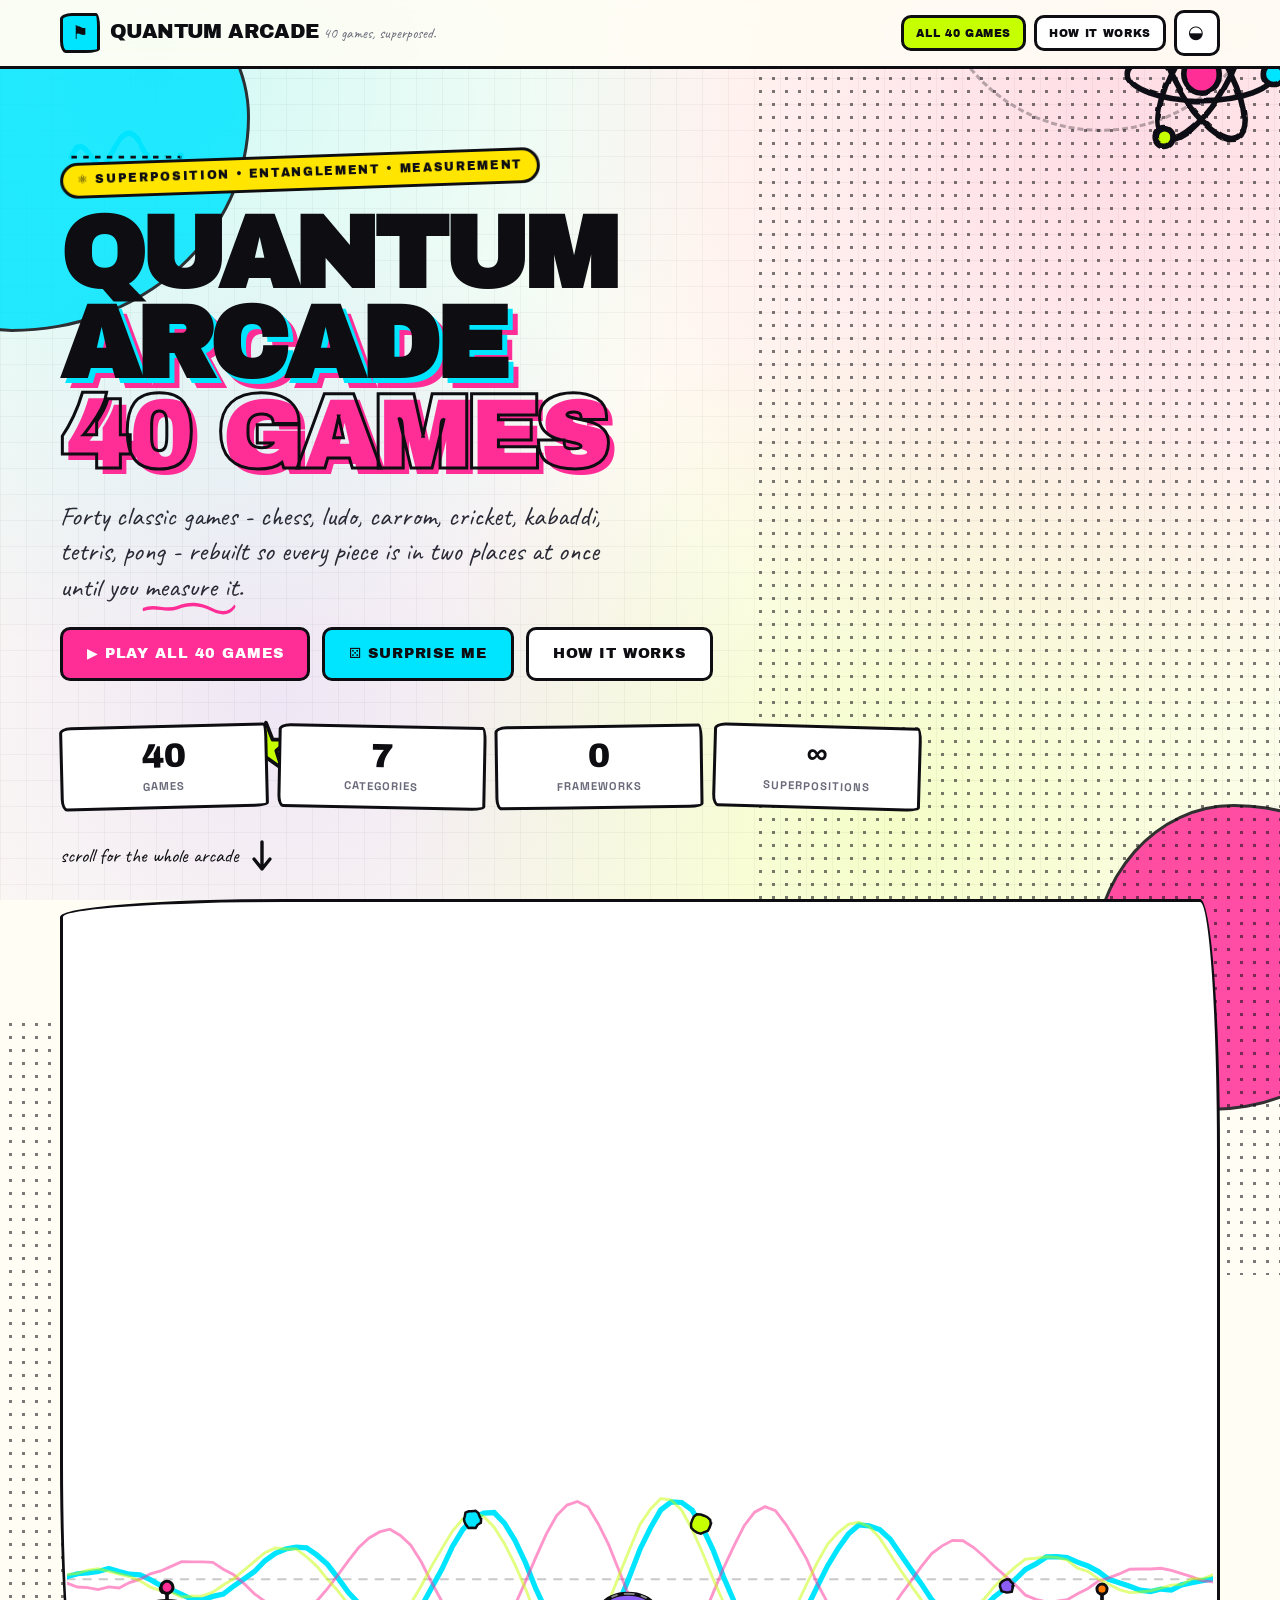
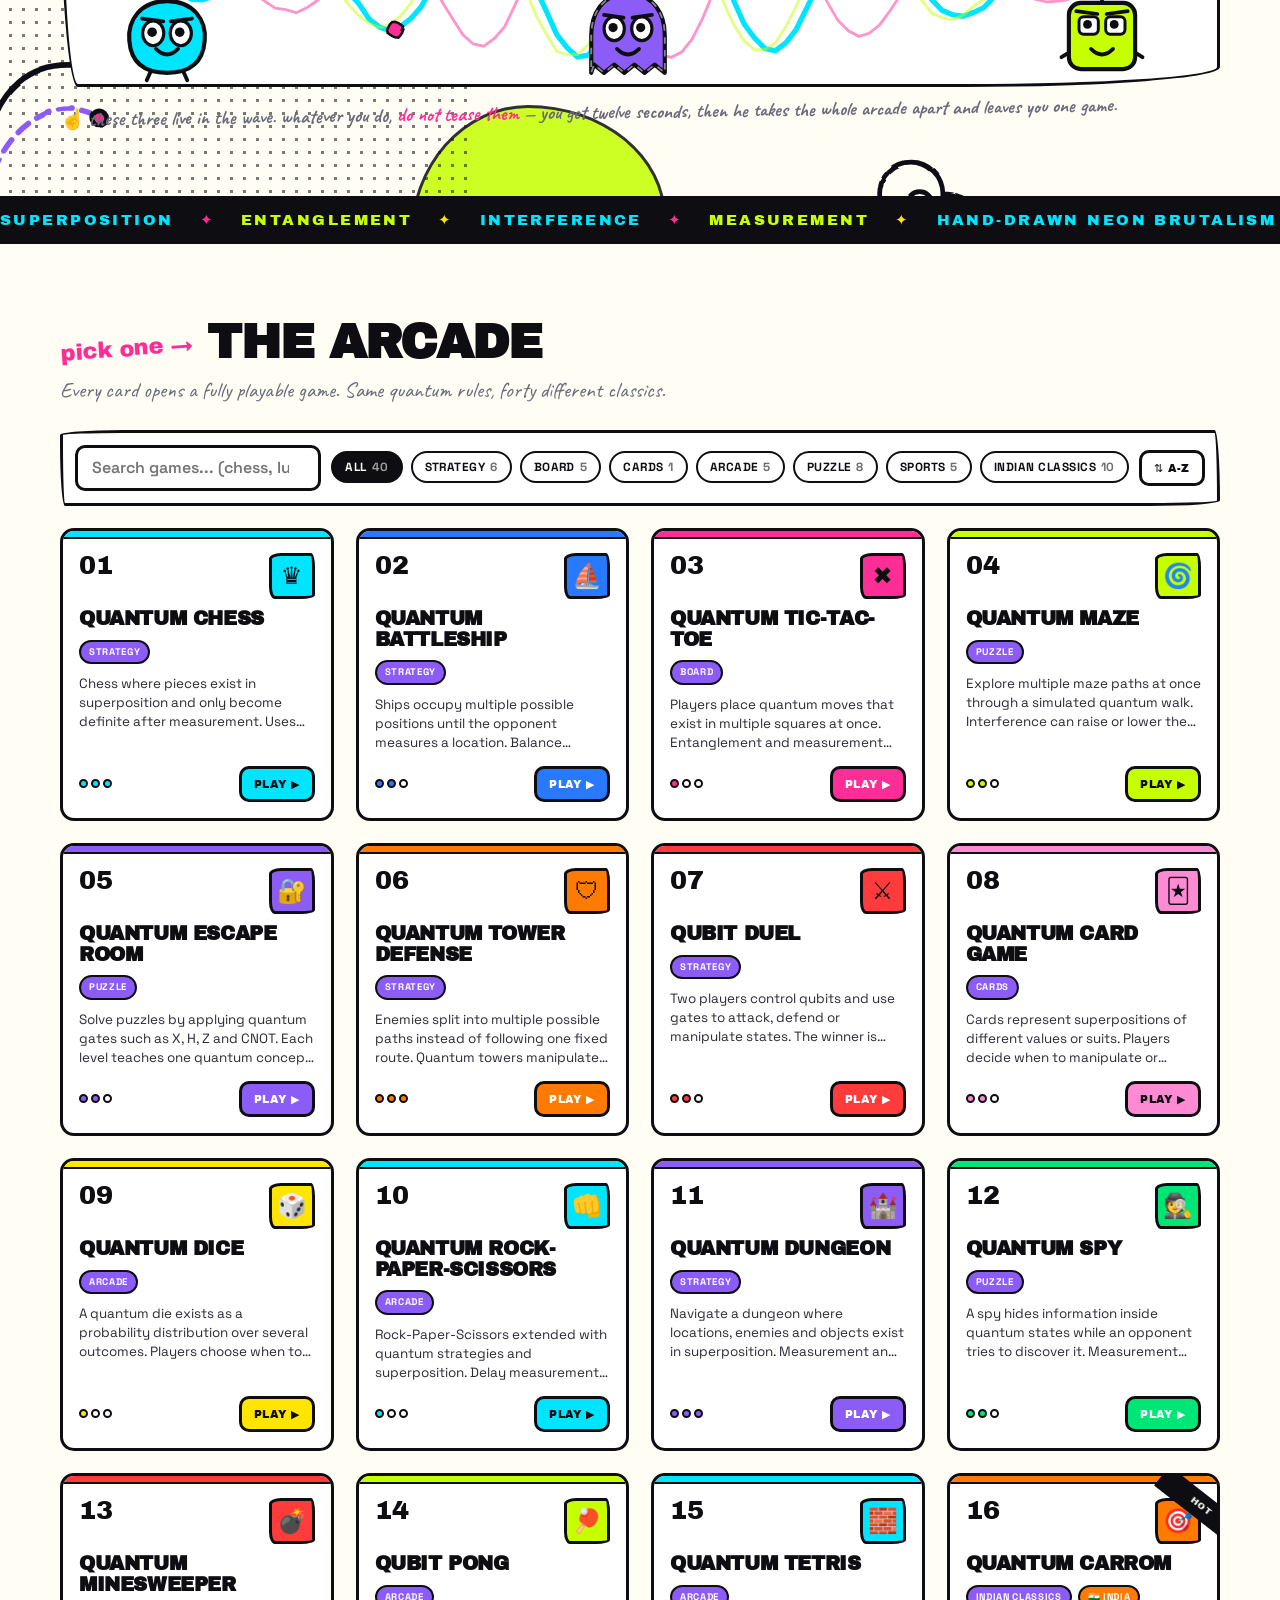
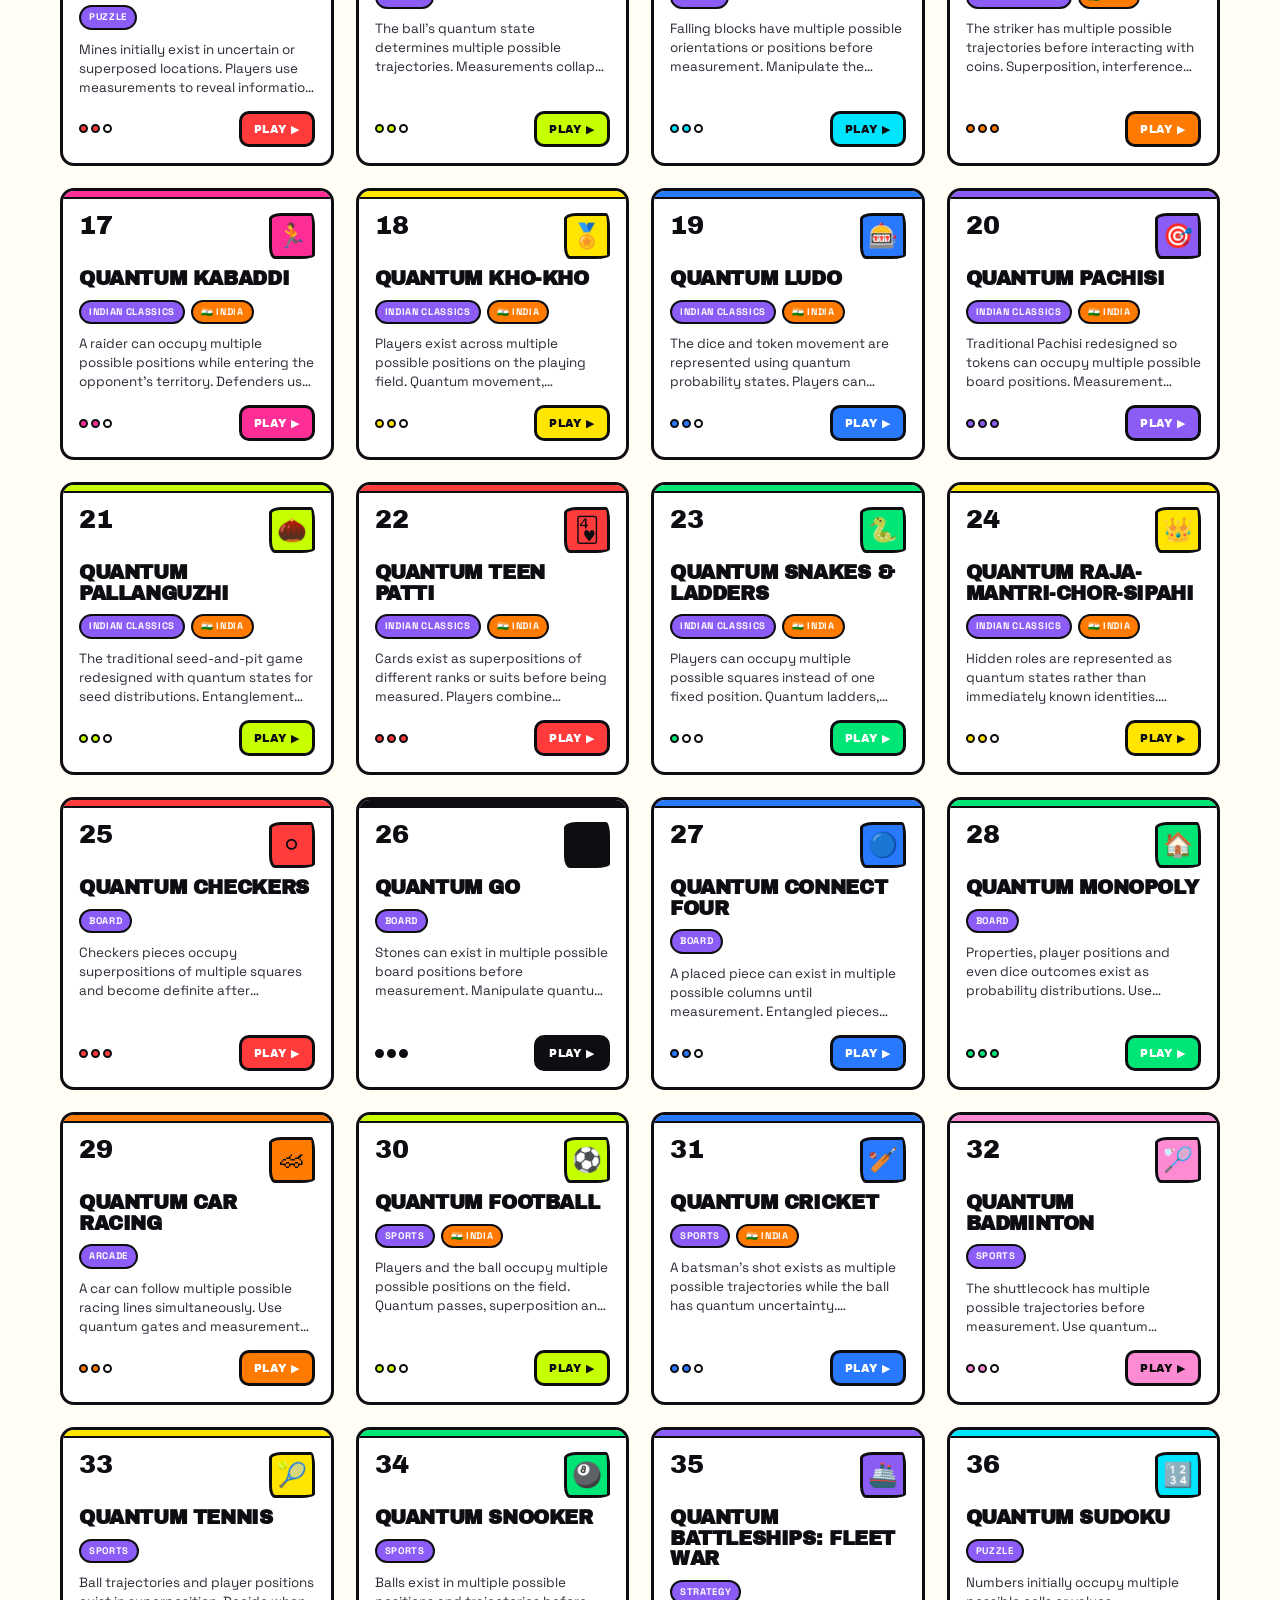
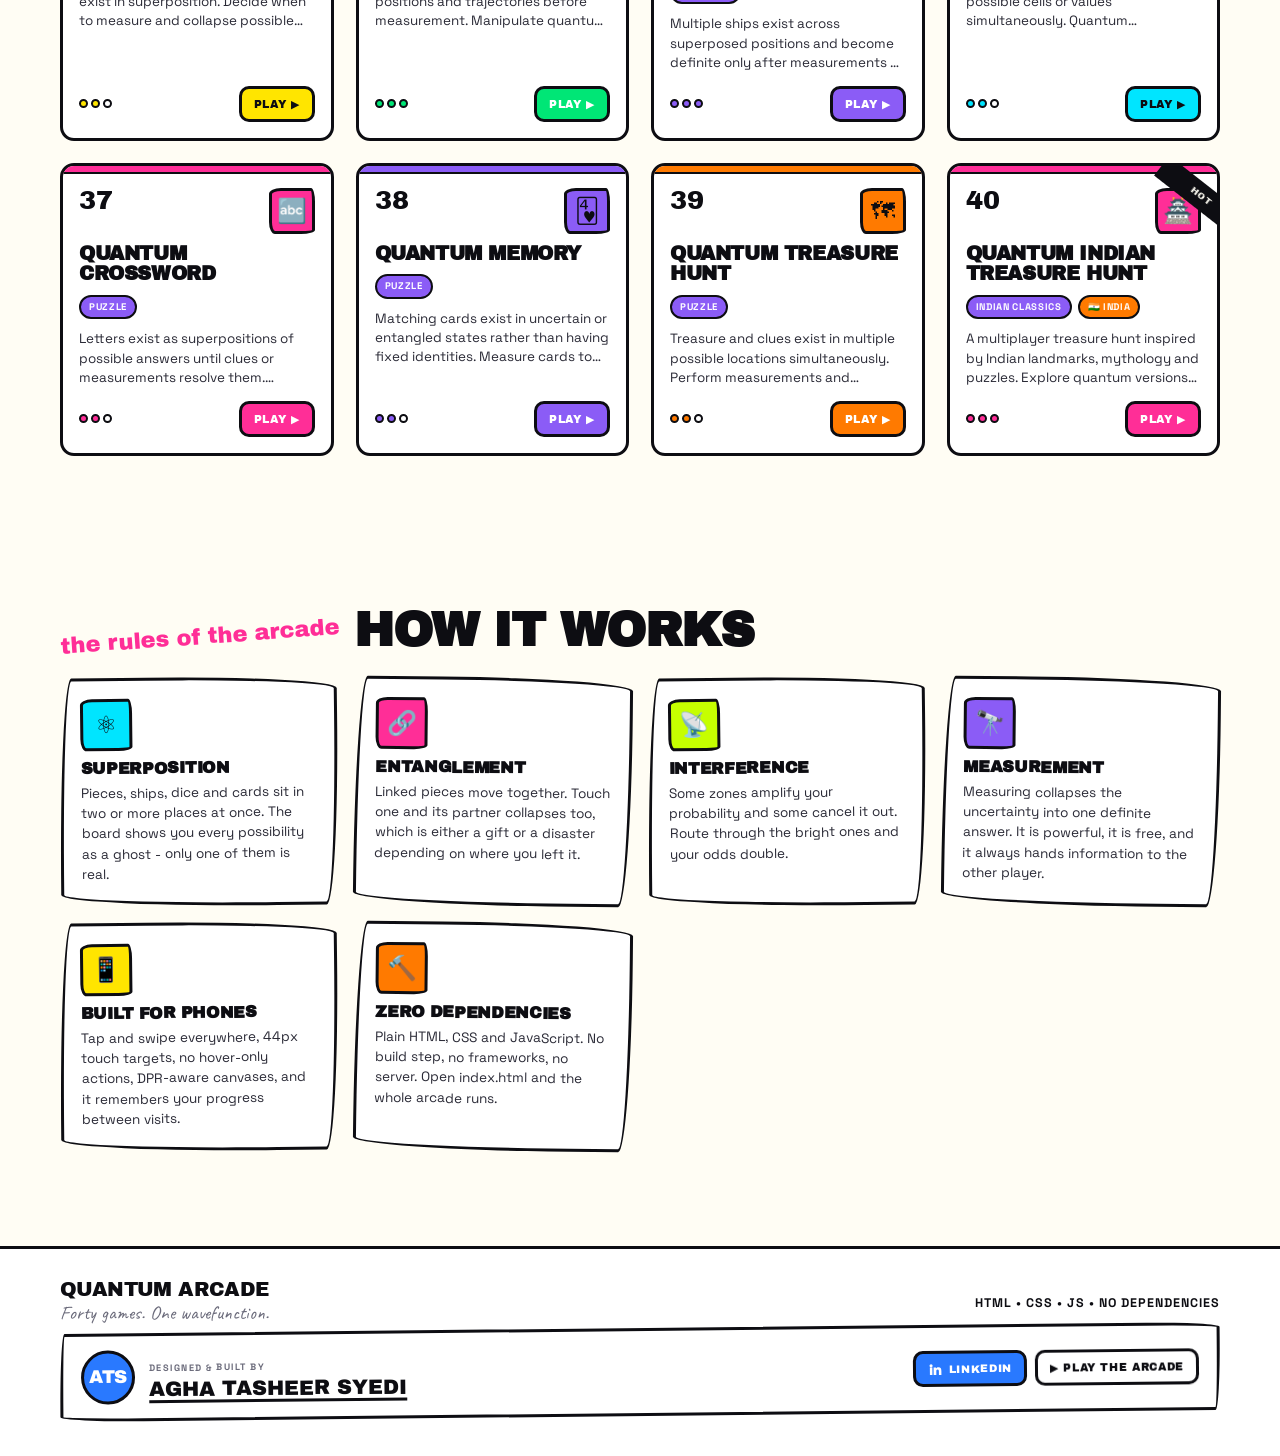
<file: index.html>
<!DOCTYPE html>
<html lang="en" data-theme="light">
<head>
<meta charset="utf-8">
<meta name="viewport" content="width=device-width, initial-scale=1, viewport-fit=cover">
<meta name="theme-color" content="#fffdf4">
<title>Quantum Arcade - 40 Neon Brutalist Quantum Games</title>
<meta name="description" content="40 playable quantum games - chess, battleship, ludo, carrom, cricket and more - in a hand-drawn neon brutalist arcade. Pure HTML, CSS and JavaScript.">
<meta name="author" content="Agha Tasheer Syedi">
<meta name="keywords" content="quantum games, browser games, neo brutalism, hand-drawn, html css javascript, chess, ludo, carrom, kabaddi, carrom board">
<meta property="og:title" content="Quantum Arcade - 40 Neon Brutalist Quantum Games">
<meta property="og:description" content="Forty classic games rebuilt so every piece is in two places at once until you measure it.">
<meta property="og:type" content="website">
<link rel="preconnect" href="https://fonts.googleapis.com">
<link rel="preconnect" href="https://fonts.gstatic.com" crossorigin>
<link href="https://fonts.googleapis.com/css2?family=Archivo+Black&family=Space+Grotesk:wght@400;500;600;700&family=Caveat:wght@500;700&family=Permanent+Marker&display=swap" rel="stylesheet">
<link rel="stylesheet" href="css/theme.css">
<link rel="stylesheet" href="css/home.css">
<link rel="stylesheet" href="css/mascot.css">
<link rel="icon" href="data:image/svg+xml,%3Csvg xmlns='http://www.w3.org/2000/svg' viewBox='0 0 100 100'%3E%3Crect width='100' height='100' rx='18' fill='%2300e5ff' stroke='%230d0d12' stroke-width='8'/%3E%3Ctext x='50' y='72' font-size='62' text-anchor='middle' font-family='sans-serif' font-weight='bold' fill='%230d0d12'%3E%E2%9A%9B%3C/text%3E%3C/svg%3E">
</head>
<body>

<!-- rough / hand-drawn displacement filter used by the doodles -->
<svg width="0" height="0" style="position:absolute" aria-hidden="true" focusable="false">
  <defs>
    <filter id="rough">
      <feTurbulence type="fractalNoise" baseFrequency="0.018 0.028" numOctaves="3" seed="7" result="n"/>
      <feDisplacementMap in="SourceGraphic" in2="n" scale="4.5" xChannelSelector="R" yChannelSelector="G"/>
    </filter>
    <filter id="rough2">
      <feTurbulence type="fractalNoise" baseFrequency="0.03 0.02" numOctaves="2" seed="19" result="n"/>
      <feDisplacementMap in="SourceGraphic" in2="n" scale="3" xChannelSelector="R" yChannelSelector="G"/>
    </filter>
  </defs>
</svg>

<!-- ================= NAV ================= -->
<header class="nav">
  <div class="wrap nav__in">
    <a class="brand" href="index.html" aria-label="Quantum Arcade home">
      <span class="brand__mark" aria-hidden="true">&#9873;</span>
      <span class="brand__txt">
        <span class="brand__name">QUANTUM&nbsp;ARCADE</span>
        <span class="brand__sub">40 games, superposed.</span>
      </span>
    </a>
    <nav class="nav__links">
      <a class="btn btn--lime btn--sm btn--hide-sm" href="#games">All 40 Games</a>
      <a class="btn btn--ghost btn--sm btn--hide-sm" href="#about">How it works</a>
      <button class="btn btn--ghost themebtn" id="themeBtn" type="button" aria-label="Toggle light and dark theme" title="Toggle theme">&#9682;</button>
    </nav>
  </div>
</header>

<!-- ================= HERO (parallax) ================= -->
<section class="hero" id="top">
  <!-- layer: blobs -->
  <div class="hero__layer hero__blobs" data-depth="0.05" aria-hidden="true">
    <span class="blob blob--1"></span>
    <span class="blob blob--2"></span>
    <span class="blob blob--3"></span>
  </div>

  <!-- layer: halftone + rings -->
  <div class="hero__layer hero__dots" data-depth="0.11" aria-hidden="true">
    <i class="dots-a"></i><i class="dots-b"></i>
  </div>
  <div class="hero__layer hero__rings" data-depth="0.17" aria-hidden="true">
    <span class="ring ring--1"></span><span class="ring ring--2"></span>
  </div>

  <!-- layer: hand-drawn doodles -->
  <div class="hero__layer hero__doodles" data-depth="0.46" aria-hidden="true">
    <div class="doodle doodle--orbital">
      <svg viewBox="0 0 120 120" fill="none" style="filter:url(#rough)">
        <ellipse cx="60" cy="60" rx="52" ry="19" stroke="var(--ink)" stroke-width="4"/>
        <ellipse cx="60" cy="60" rx="52" ry="19" stroke="var(--ink)" stroke-width="4" transform="rotate(60 60 60)"/>
        <ellipse cx="60" cy="60" rx="52" ry="19" stroke="var(--ink)" stroke-width="4" transform="rotate(120 60 60)"/>
        <circle cx="60" cy="60" r="13" fill="var(--magenta)" stroke="var(--ink)" stroke-width="4"/>
        <circle cx="112" cy="60" r="7.5" fill="var(--cyan)" stroke="var(--ink)" stroke-width="4"/>
        <circle cx="34" cy="105" r="6" fill="var(--lime)" stroke="var(--ink)" stroke-width="4"/>
      </svg>
    </div>

    <div class="doodle doodle--atom">
      <svg viewBox="0 0 120 120" fill="none" style="filter:url(#rough2)">
        <path d="M14 96 C 22 40, 52 10, 106 22" stroke="var(--ink)" stroke-width="4.5" stroke-linecap="round"/>
        <path d="M22 106 C 40 62, 78 44, 108 62" stroke="var(--purple)" stroke-width="4.5" stroke-linecap="round" stroke-dasharray="11 8"/>
        <circle cx="14" cy="96" r="9" fill="var(--yellow)" stroke="var(--ink)" stroke-width="4"/>
        <circle cx="106" cy="22" r="7" fill="var(--cyan)" stroke="var(--ink)" stroke-width="4"/>
        <circle cx="108" cy="62" r="6" fill="var(--magenta)" stroke="var(--ink)" stroke-width="4"/>
      </svg>
    </div>

    <div class="doodle doodle--die">
      <svg viewBox="0 0 100 100" fill="none" style="filter:url(#rough)">
        <rect x="10" y="10" width="80" height="80" rx="14" fill="var(--yellow)" stroke="var(--ink)" stroke-width="5"/>
        <circle cx="34" cy="34" r="8" fill="var(--ink)"/>
        <circle cx="66" cy="66" r="8" fill="var(--ink)"/>
        <circle cx="50" cy="50" r="8" fill="var(--magenta)" stroke="var(--ink)" stroke-width="3"/>
      </svg>
    </div>

    <div class="doodle doodle--psi">
      <svg viewBox="0 0 130 80" fill="none" style="filter:url(#rough2)">
        <path d="M6 42 C 22 4, 32 76, 48 42 S 74 6, 90 42 S 116 74, 126 40" stroke="var(--cyan)" stroke-width="6" stroke-linecap="round"/>
        <path d="M6 42 L 126 42" stroke="var(--ink)" stroke-width="3" stroke-dasharray="6 7"/>
      </svg>
    </div>

    <div class="doodle doodle--spiral">
      <svg viewBox="0 0 110 110" fill="none" style="filter:url(#rough)">
        <path d="M55 55 m0 -6 a6 6 0 1 1 -6 6 a12 12 0 1 1 12 -12 a20 20 0 1 1 -20 20 a30 30 0 1 1 30 -30 a42 42 0 1 1 -42 42" stroke="var(--ink)" stroke-width="4.5" stroke-linecap="round"/>
        <circle cx="55" cy="55" r="4" fill="var(--orange)" stroke="var(--ink)" stroke-width="3"/>
      </svg>
    </div>

    <div class="doodle doodle--star">
      <svg viewBox="0 0 60 60" fill="none">
        <path d="M30 4 L37 22 L56 22 L41 34 L47 53 L30 41 L13 53 L19 34 L4 22 L23 22 Z" fill="var(--lime)" stroke="var(--ink)" stroke-width="4" stroke-linejoin="round"/>
      </svg>
    </div>

    <div class="doodle doodle--arrow">
      <svg viewBox="0 0 140 70" fill="none" style="filter:url(#rough2)">
        <path d="M6 58 C 40 52, 66 34, 96 20" stroke="var(--ink)" stroke-width="5" stroke-linecap="round"/>
        <path d="M74 14 L 100 18 L 88 40" stroke="var(--ink)" stroke-width="5" stroke-linecap="round" stroke-linejoin="round" fill="none"/>
      </svg>
    </div>
  </div>

  <!-- hero content -->
  <div class="wrap">
    <div class="hero__content" data-depth="0.16">
      <span class="hero__kicker">&#9883; Superposition &bull; Entanglement &bull; Measurement</span>
      <h1 class="hero__title">
        <span class="l1">QUANTUM</span>
        <span class="l2">
          <span class="neon">ARCADE</span>
        </span>
        <span class="l2 stroke">40 GAMES</span>
      </h1>
      <p class="hero__lead">
        Forty classic games - chess, ludo, carrom, cricket, kabaddi, tetris, pong -
        rebuilt so every piece is in two places at once until you
        <span class="scribble">measure it<svg viewBox="0 0 300 20" preserveAspectRatio="none"><path d="M5 13 C 42 4, 74 18, 112 10 S 182 2, 222 13 S 282 18, 295 8"/></svg></span>.
      </p>
      <div class="hero__cta">
        <a class="btn btn--magenta" href="#games">&#9654; Play all 40 games</a>
        <button class="btn btn--cyan" id="randomBtn" type="button">&#9860; Surprise me</button>
        <a class="btn btn--ghost" href="#about">How it works</a>
      </div>

      <div class="stats">
        <div class="stat"><div class="stat__n" id="statGames">40</div><div class="stat__l">Games</div></div>
        <div class="stat"><div class="stat__n">7</div><div class="stat__l">Categories</div></div>
        <div class="stat"><div class="stat__n">0</div><div class="stat__l">Frameworks</div></div>
        <div class="stat"><div class="stat__n">&#8734;</div><div class="stat__l">Superpositions</div></div>
      </div>

      <div class="scrollcue">
        <span>scroll for the whole arcade</span>
        <svg width="26" height="34" viewBox="0 0 26 34" fill="none"><path d="M13 3 L13 27 M5 20 L13 30 L21 20" stroke="var(--ink)" stroke-width="3.4" stroke-linecap="round" stroke-linejoin="round"/></svg>
      </div>
    </div>

    <div class="hero__wave">
      <canvas id="wave" aria-hidden="true"></canvas>
      <div class="mascots" id="mascots"></div>
    </div>
    <div class="mascot-hint">
      <span class="hand">&#9757; these three live in the wave. whatever you do, <b>do not tease them</b> &mdash; you get twelve seconds, then he takes the whole arcade apart and leaves you one game.</span>
    </div>
  </div>
</section>

<!-- ================= MARQUEE ================= -->
<div class="marquee" aria-hidden="true">
  <div class="marquee__track">
    <span>Superposition</span><span>&#10022;</span><span>Entanglement</span><span>&#10022;</span>
    <span>Interference</span><span>&#10022;</span><span>Measurement</span><span>&#10022;</span>
    <span>Hand-drawn neon brutalism</span><span>&#10022;</span><span>No frameworks</span><span>&#10022;</span>
    <span>Superposition</span><span>&#10022;</span><span>Entanglement</span><span>&#10022;</span>
    <span>Interference</span><span>&#10022;</span><span>Measurement</span><span>&#10022;</span>
    <span>Hand-drawn neon brutalism</span><span>&#10022;</span><span>No frameworks</span><span>&#10022;</span>
  </div>
</div>

<!-- ================= GAMES ================= -->
<section class="section" id="games">
  <div class="wrap">
    <div class="sechead">
      <div class="sechead__row">
        <span class="sechead__no">pick one &#8594;</span>
        <h2>THE&nbsp;ARCADE</h2>
      </div>
      <p>Every card opens a fully playable game. Same quantum rules, forty different classics.</p>
    </div>

    <div class="toolbar">
      <input class="input toolbar__search" id="search" type="search" placeholder="Search games... (chess, ludo, cricket)" aria-label="Search games" autocomplete="off">
      <div class="filters" id="filters" role="group" aria-label="Filter by category"></div>
      <button class="btn btn--ghost btn--sm" id="sortBtn" type="button" title="Change sort order">&#8645; A-Z</button>
    </div>

    <div class="grid" id="grid"></div>
  </div>
</section>

<!-- ================= ABOUT ================= -->
<section class="section" id="about">
  <div class="wrap">
    <div class="sechead">
      <div class="sechead__row">
        <span class="sechead__no">the rules of the arcade</span>
        <h2>HOW&nbsp;IT&nbsp;WORKS</h2>
      </div>
    </div>
    <div class="features">
      <div class="feature">
        <div class="feature__ico bg-cyan">&#9883;</div>
        <h3>Superposition</h3>
        <p>Pieces, ships, dice and cards sit in two or more places at once. The board shows you every possibility as a ghost - only one of them is real.</p>
      </div>
      <div class="feature">
        <div class="feature__ico bg-magenta">&#128279;</div>
        <h3>Entanglement</h3>
        <p>Linked pieces move together. Touch one and its partner collapses too, which is either a gift or a disaster depending on where you left it.</p>
      </div>
      <div class="feature">
        <div class="feature__ico bg-lime">&#128225;</div>
        <h3>Interference</h3>
        <p>Some zones amplify your probability and some cancel it out. Route through the bright ones and your odds double.</p>
      </div>
      <div class="feature">
        <div class="feature__ico bg-purple">&#128301;</div>
        <h3>Measurement</h3>
        <p>Measuring collapses the uncertainty into one definite answer. It is powerful, it is free, and it always hands information to the other player.</p>
      </div>
      <div class="feature">
        <div class="feature__ico bg-yellow">&#128241;</div>
        <h3>Built for phones</h3>
        <p>Tap and swipe everywhere, 44px touch targets, no hover-only actions, DPR-aware canvases, and it remembers your progress between visits.</p>
      </div>
      <div class="feature">
        <div class="feature__ico bg-orange">&#128296;</div>
        <h3>Zero dependencies</h3>
        <p>Plain HTML, CSS and JavaScript. No build step, no frameworks, no server. Open index.html and the whole arcade runs.</p>
      </div>
    </div>
  </div>
</section>

<!-- ================= FOOTER ================= -->
<footer class="foot">
  <div class="wrap">
    <div class="foot__in">
      <div>
        <div class="brand__name">QUANTUM&nbsp;ARCADE</div>
        <div class="foot__note">Forty games. One wavefunction.</div>
      </div>
      <div class="foot__made">HTML &bull; CSS &bull; JS &bull; no dependencies</div>
    </div>

    <div class="dev mt16">
      <span class="dev__avatar" aria-hidden="true">ATS</span>
      <div class="dev__meta">
        <span class="dev__label">Designed &amp; built by</span>
        <a class="dev__name" href="https://www.linkedin.com/in/aghasyedi/" target="_blank" rel="noopener noreferrer">Agha Tasheer Syedi</a>
      </div>
      <div class="dev__links">
        <a class="btn btn--blue btn--sm" href="https://www.linkedin.com/in/aghasyedi/" target="_blank" rel="noopener noreferrer">
          <svg width="15" height="15" viewBox="0 0 24 24" fill="currentColor" aria-hidden="true"><path d="M4.98 3.5a2.5 2.5 0 1 1 0 5 2.5 2.5 0 0 1 0-5zM3 9h4v12H3V9zm6 0h3.8v1.7h.05c.53-.95 1.83-1.95 3.77-1.95 4.03 0 4.78 2.5 4.78 5.75V21h-4v-5.6c0-1.34-.03-3.07-1.9-3.07-1.9 0-2.2 1.46-2.2 2.97V21H9V9z"/></svg>
          LinkedIn
        </a>
        <a class="btn btn--ghost btn--sm" href="#games">&#9654; Play the arcade</a>
      </div>
    </div>
  </div>
</footer>

<script src="js/quantum.js"></script>
<script src="js/ui.js"></script>
<script src="js/registry.js"></script>
<script src="js/home.js"></script>
<script src="js/mascot.js"></script>
</body>
</html>
</file>
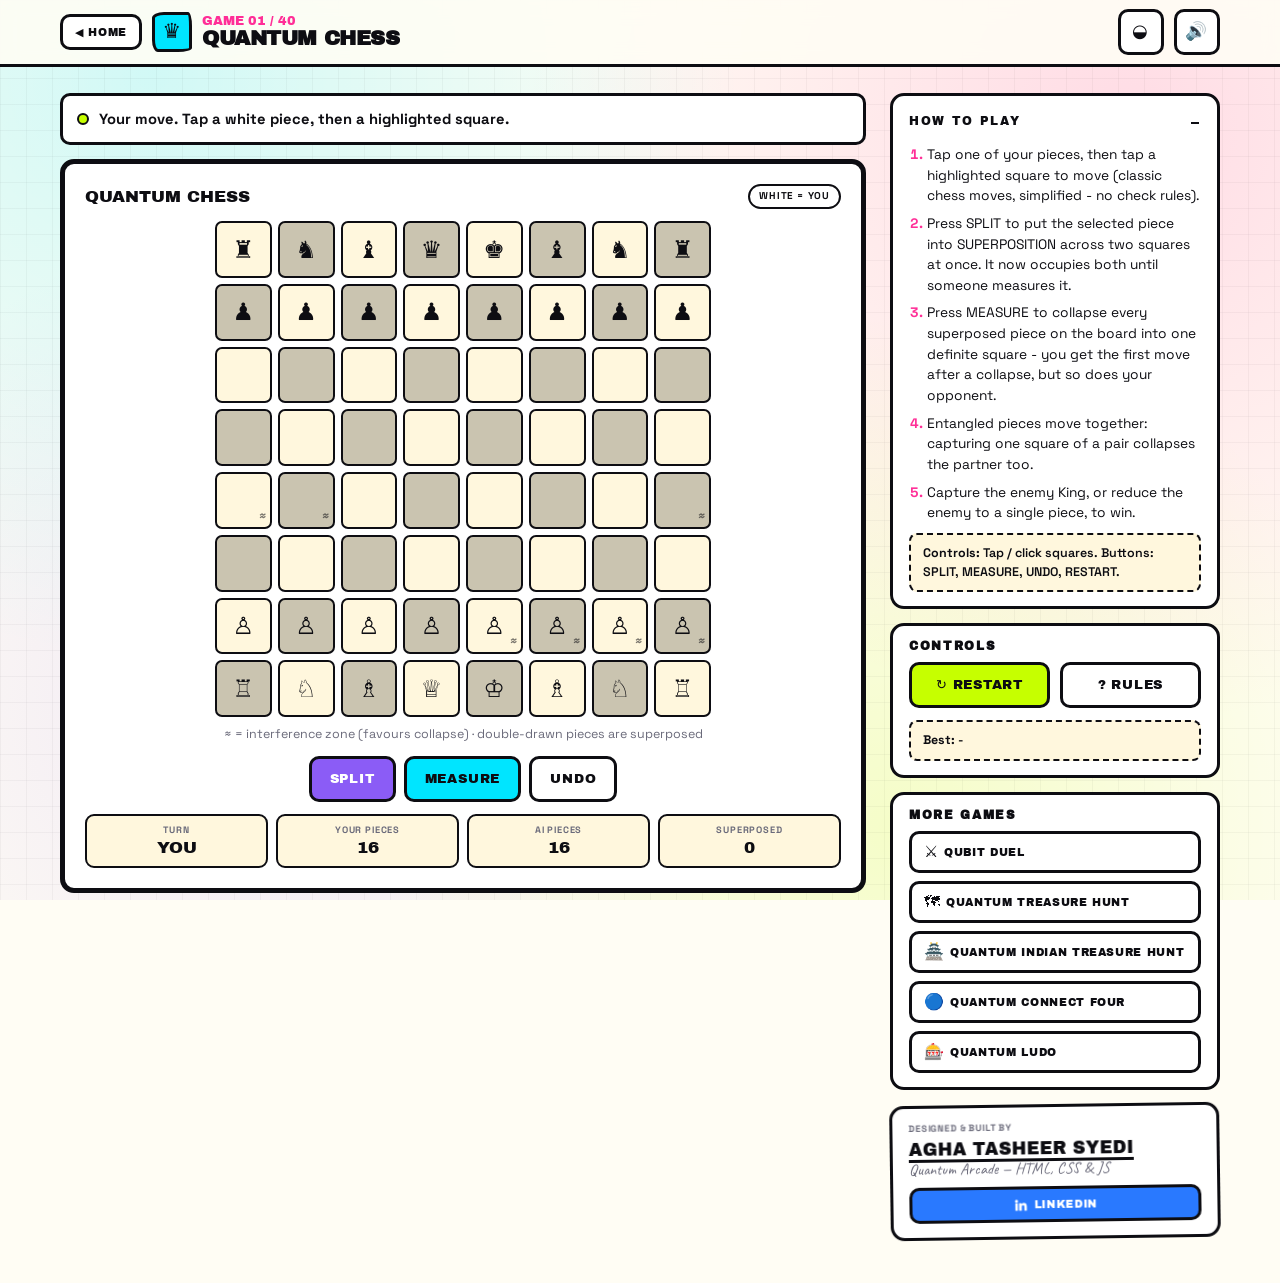
<file: game.html>
<!DOCTYPE html>
<html lang="en" data-theme="light" data-page-node-id="BHSnKaGvhaOZ4HRODhtRnp">
<head data-page-node-id="l6CYKIdu0DJPzI2L9PlQHE">
<meta charset="utf-8" data-page-node-id="PZFhg7bzdRDmT2EOnvwmgj">
<meta name="viewport" content="width=device-width, initial-scale=1, viewport-fit=cover" data-page-node-id="Lq5BeSurQFY0ejbIB6ur9Y">
<meta name="theme-color" content="#fffdf4" data-page-node-id="1YN3y4pTdbbXfeVYPIuyM3">
<title>Playing - Quantum Arcade</title>
<meta name="author" content="Agha Tasheer Syedi">
<link rel="preconnect" href="https://fonts.googleapis.com" data-page-node-id="2wCPRuxAhCuzYPETBBVotL">
<link rel="preconnect" href="https://fonts.gstatic.com" crossorigin data-page-node-id="64qkrn2JmxASLi2URJUFC8">
<link href="https://fonts.googleapis.com/css2?family=Archivo+Black&family=Space+Grotesk:wght@400;500;600;700&family=Caveat:wght@500;700&family=Permanent+Marker&display=swap" rel="stylesheet" data-page-node-id="2oDOdCWwPWMOHkXiFLWxNh">
<link rel="stylesheet" href="css/theme.css" data-page-node-id="G3ND7QQBpaHyCFEta8yK8J">
<link rel="stylesheet" href="css/game.css" data-page-node-id="osQur3dcy1ooqsik4C83Y3">
<link rel="icon" href="data:image/svg+xml,%3Csvg xmlns='http://www.w3.org/2000/svg' viewBox='0 0 100 100'%3E%3Crect width='100' height='100' rx='18' fill='%23c6ff00' stroke='%230d0d12' stroke-width='8'/%3E%3Ctext x='50' y='72' font-size='58' text-anchor='middle' font-family='sans-serif' font-weight='bold' fill='%230d0d12'%3E%E2%9A%9B%3C/text%3E%3C/svg%3E" data-page-node-id="UlWCSgz9By3W8nVosWZmp8">
</head>
<body class="gamepage" data-page-node-id="NsyGPamACKNde7LdFrUaEe">

<svg width="0" height="0" style="position:absolute" aria-hidden="true" focusable="false" data-page-node-id="oQmLVPm1NrH0K6Os3J4hVC">
  <defs data-page-node-id="eC3FKlWI8cEfOrU5vEr7yn">
    <filter id="rough" data-page-node-id="i1hB6k25oymn7ri0PAGCvC">
      <feTurbulence type="fractalNoise" baseFrequency="0.018 0.028" numOctaves="3" seed="7" result="n" data-page-node-id="0uaeWJgOR5pG7Ll1jWPuZn"/>
      <feDisplacementMap in="SourceGraphic" in2="n" scale="4.5" xChannelSelector="R" yChannelSelector="G" data-page-node-id="169bRBldF2yYdECuZ6V200"/>
    </filter>
  </defs>
</svg>

<header class="gnav" id="gnav" data-page-node-id="BMMswjU2zEr5GOEMXLs0r7">
  <div class="wrap gnav__in" data-page-node-id="uRnDFmsMQPD4uMqX9oFfaM">
    <a class="btn btn--ghost btn--sm" href="index.html" aria-label="Back to all games" data-page-node-id="K9T08p6Fe6CupTDVOEbso1">&#9664; HOME</a>
    <div class="gnav__title" data-page-node-id="S1wrNJbFwrANAsKvHYjiWb">
      <span class="gnav__emoji" id="gEmoji" aria-hidden="true" data-page-node-id="no4NN4W9QAndVE62PBTpUy">&#9883;</span>
      <span style="min-width:0" data-page-node-id="z7wHEAVaFe5Mx5SHajxWTM">
        <span class="gnav__num" id="gNum" data-page-node-id="JIXUnSyANSJqUYB3Xa2q5y">Game</span>
        <h1 id="gName" data-page-node-id="UkWGz44gQ8pMM6k6mSbenn">Loading...</h1>
      </span>
    </div>
    <button class="btn btn--ghost themebtn" id="themeBtn" type="button" aria-label="Toggle theme" title="Toggle theme" data-page-node-id="p9ymqgAjNm2dCXeaeaMLW3">&#9682;</button>
    <button class="btn btn--ghost themebtn" id="soundBtn" type="button" aria-label="Toggle sound" title="Toggle sound" data-page-node-id="npXtojJVj3I5ebVX56qxTe">&#128266;</button>
  </div>
</header>

<main class="wrap gwrap" data-page-node-id="zwhFndcC8AoLaNDy1G1gcr">
  <section class="gmain" data-page-node-id="zohp4ejNNJGFY3z1nhwhIQ">
    <div class="statusbar" data-page-node-id="h6xkEDP4vcILzGOrn0h61a">
      <span class="statusbar__dot" id="gDot" data-page-node-id="0jIJOqaYlXR1HYwZGuulJh"></span>
      <span class="statusbar__text" id="gStatus" data-page-node-id="boXErWYq6uvQ4nsCICsvs2">Ready.</span>
      <div class="scores" id="gScores" data-page-node-id="RqGAEQEDFgejuajGyW1A7v"></div>
    </div>

    <div class="stage" id="stage" aria-live="polite" data-page-node-id="No5BhiW9C8FZOhWyvWuc8T"></div>

    <div class="gpanel" id="logPanel" hidden data-page-node-id="Nmq7plBvS3nJ0bR8Q258ND">
      <h3 style="margin-bottom:8px" data-page-node-id="yCK3GP7PtlEP6XrRh1N0uK">MOVE LOG</h3>
      <div class="glog" id="gLog" data-page-node-id="FjXyW0PbaX5eEjQx4MWHHI"></div>
    </div>
  </section>

  <aside class="gside" data-page-node-id="1zVjU7cVzEqeUY9ZR0Dy6D">
    <details class="gpanel" id="instrPanel" open data-page-node-id="csxeVeCIcdlVcr26F0zUh1">
      <summary data-page-node-id="mFLrEeKTOFIz0a7xDDNECV">HOW TO PLAY</summary>
      <ol class="instr" id="gInstr" data-page-node-id="6wCbAcFBTEjcuEzA73zlHl"></ol>
      <div class="controls-note" id="gCtrl" data-page-node-id="VNJxe96wSIqxOrTdHH7WOl"></div>
    </details>

    <div class="gpanel" data-page-node-id="sLoeAI5gAHz96dgL67TqnD">
      <h3 style="margin-bottom:10px" data-page-node-id="gFoHCEPimzsAvRmlGxmJz0">CONTROLS</h3>
      <div class="gactions" data-page-node-id="UlWiXvSb0GHjRPpmLI6I0g">
        <button class="btn btn--lime" id="btnRestart" type="button" data-page-node-id="olL0LJsgvQM3VtqghAciqF">&#8635; Restart</button>
        <button class="btn btn--ghost" id="btnHelp" type="button" data-page-node-id="fapOZG1vlZHItZ7B8PAMD6">&#63; Rules</button>
      </div>
      <div class="controls-note mt12" id="gBest" data-page-node-id="boku1gbhU2hC5Uk7HlMDyT">Best: -</div>
    </div>

    <div class="gpanel" data-page-node-id="FTi88PVGNdFhVfEFxJfEo1">
      <h3 style="margin-bottom:10px" data-page-node-id="nFivQBKJCN9a1Y79GyVYze">MORE GAMES</h3>
      <div class="col gap8" id="moreGames" data-page-node-id="jrwPqgzfJS2QiC4wje4Jqt"></div>
    </div>

    <div class="gpanel gcredit">
      <div class="hud__k">Designed &amp; built by</div>
      <a class="gcredit__name" href="https://www.linkedin.com/in/aghasyedi/" target="_blank" rel="noopener noreferrer">Agha Tasheer Syedi</a>
      <div class="gcredit__role">Quantum Arcade &mdash; HTML, CSS &amp; JS</div>
      <a class="btn btn--blue btn--sm btn--block mt8" href="https://www.linkedin.com/in/aghasyedi/" target="_blank" rel="noopener noreferrer">
        <svg width="15" height="15" viewBox="0 0 24 24" fill="currentColor" aria-hidden="true"><path d="M4.98 3.5a2.5 2.5 0 1 1 0 5 2.5 2.5 0 0 1 0-5zM3 9h4v12H3V9zm6 0h3.8v1.7h.05c.53-.95 1.83-1.95 3.77-1.95 4.03 0 4.78 2.5 4.78 5.75V21h-4v-5.6c0-1.34-.03-3.07-1.9-3.07-1.9 0-2.2 1.46-2.2 2.97V21H9V9z"/></svg>
        LinkedIn
      </a>
    </div>
  </aside>
</main>

<script src="js/quantum.js"></script>
<script src="js/ui.js"></script>
<script src="js/registry.js"></script>
<!-- game packs are loaded on demand by shell.js - only the pack that owns
     the requested game is fetched, so the first paint stays fast -->
<script src="js/shell.js"></script>
</body>
</html>
</file>
<file: css/theme.css>
/* ============================================================
   QUANTUM ARCADE — theme.css
   Neo-Brutalism x Neon x Hand-Drawn
   Design tokens, base reset, components
   ============================================================ */

/* ---------------- TOKENS ---------------- */
:root {
  /* ink + paper */
  --ink: #0d0d12;
  --ink-soft: #2a2a36;
  --ink-faint: #6a6a7a;
  --paper: #fffdf4;
  --paper-2: #fff7dd;
  --paper-3: #f4f0e2;
  --card: #ffffff;

  /* neon palette */
  --cyan: #00e5ff;
  --magenta: #ff2e97;
  --lime: #c6ff00;
  --yellow: #ffe500;
  --purple: #8b5cf6;
  --orange: #ff7a00;
  --blue: #2979ff;
  --red: #ff3b3b;
  --green: #00e676;
  --pink: #ff8ad4;

  /* neon glows (used sparingly, mobile-safe) */
  --glow-cyan: 0 0 0 2px rgba(0, 229, 255, .35), 0 0 22px rgba(0, 229, 255, .45);
  --glow-magenta: 0 0 0 2px rgba(255, 46, 151, .35), 0 0 22px rgba(255, 46, 151, .45);

  /* structure */
  --bd: 3px solid var(--ink);
  --bd-thin: 2px solid var(--ink);
  --bd-thick: 5px solid var(--ink);
  /* no drop shadows anywhere - flat hand-drawn ink on paper */
  --sh-xs: none;
  --sh-sm: none;
  --sh: none;
  --sh-lg: none;
  --sh-xl: none;

  /* hand-drawn wobbly radii */
  --sketch-a: 255px 15px 225px 15px / 15px 225px 15px 255px;
  --sketch-b: 15px 225px 15px 255px / 255px 15px 225px 15px;
  --sketch-c: 225px 20px 255px 18px / 18px 255px 20px 225px;
  --sketch-s: 12px 4px 14px 6px / 6px 14px 4px 12px;
  --r: 14px;
  --r-sm: 9px;

  /* type */
  --font-display: "Archivo Black", "Arial Black", "Helvetica Neue", Impact, sans-serif;
  --font-body: "Space Grotesk", ui-sans-serif, system-ui, -apple-system, "Segoe UI", Roboto, sans-serif;
  --font-hand: "Caveat", "Bradley Hand", "Comic Sans MS", cursive;
  --font-marker: "Permanent Marker", "Archivo Black", "Comic Sans MS", cursive;
  --font-mono: ui-monospace, "SFMono-Regular", Menlo, Consolas, monospace;

  /* layout */
  --maxw: 1240px;
  --gutter: clamp(14px, 4vw, 40px);

  color-scheme: light;
}

/* ---------------- DARK (neon midnight, inverted ink) ---------------- */
[data-theme="dark"] {
  --ink: #f2f2ff;
  --ink-soft: #c9c9de;
  --ink-faint: #8b8ba3;
  --paper: #0e0e16;
  --paper-2: #191926;
  --paper-3: #23233a;
  --card: #16161f;
  --bd: 3px solid var(--ink);
  --bd-thin: 2px solid var(--ink);
  --bd-thick: 5px solid var(--ink);
  --sh-xs: none;
  --sh-sm: none;
  --sh: none;
  --sh-lg: none;
  --sh-xl: none;
  color-scheme: dark;
}
[data-theme="dark"] .txt-ink { color: var(--ink); }
[data-theme="dark"] .marquee { background: #05050a; color: var(--ink); border-color: var(--ink); }
[data-theme="dark"] .toast { background: #05050a; color: var(--ink); }
[data-theme="dark"] .tag { border-color: var(--ink); }
[data-theme="dark"] .chip[aria-pressed="true"],
[data-theme="dark"] .chip.is-on { background: var(--lime); color: var(--on-bright); }

/* ---------------- RESET ---------------- */
*, *::before, *::after { box-sizing: border-box; }
html, body { margin: 0; padding: 0; }
html { -webkit-text-size-adjust: 100%; scroll-behavior: smooth; }
body {
  font-family: var(--font-body);
  color: var(--ink);
  background-color: var(--paper);
  line-height: 1.5;
  overflow-x: hidden;
  -webkit-tap-highlight-color: transparent;
}
img, svg, canvas { display: block; max-width: 100%; }
button, input, select, textarea { font: inherit; color: inherit; }
a { color: inherit; text-decoration: none; }
h1, h2, h3, h4 { margin: 0; font-family: var(--font-display); line-height: 1.02; letter-spacing: -.02em; }
p { margin: 0 0 .7em; }
ul, ol { margin: 0; padding-left: 1.2em; }
::selection { background: var(--lime); color: var(--ink); }

/* paper texture + grid, fixed behind everything */
body::before {
  content: "";
  position: fixed;
  inset: 0;
  z-index: -2;
  pointer-events: none;
  background-color: var(--paper);
  background-image:
    radial-gradient(circle at 12% 8%, rgba(0, 229, 255, .18), transparent 42%),
    radial-gradient(circle at 88% 14%, rgba(255, 46, 151, .16), transparent 44%),
    radial-gradient(circle at 70% 92%, rgba(198, 255, 0, .18), transparent 42%),
    radial-gradient(circle at 22% 78%, rgba(139, 92, 246, .14), transparent 40%);
}
body::after {
  content: "";
  position: fixed;
  inset: 0;
  z-index: -1;
  pointer-events: none;
  opacity: .5;
  background-image:
    linear-gradient(to right, rgba(13, 13, 18, .07) 1px, transparent 1px),
    linear-gradient(to bottom, rgba(13, 13, 18, .07) 1px, transparent 1px);
  background-size: 26px 26px;
}
[data-theme="dark"] body::after { opacity: .35; }
[data-theme="dark"] body::before {
  background-image:
    radial-gradient(circle at 12% 8%, rgba(0, 229, 255, .2), transparent 45%),
    radial-gradient(circle at 88% 14%, rgba(255, 46, 151, .18), transparent 45%),
    radial-gradient(circle at 70% 92%, rgba(198, 255, 0, .14), transparent 45%),
    radial-gradient(circle at 22% 78%, rgba(139, 92, 246, .2), transparent 42%);
}

/* ---------------- LAYOUT ---------------- */
.wrap { width: 100%; max-width: var(--maxw); margin-inline: auto; padding-inline: var(--gutter); }
.row { display: flex; gap: 12px; flex-wrap: wrap; align-items: center; }
.col { display: flex; flex-direction: column; gap: 12px; }
.center { display: grid; place-items: center; }
.hidden { display: none !important; }
.sr { position: absolute; width: 1px; height: 1px; overflow: hidden; clip: rect(0 0 0 0); }

/* ---------------- HAND-DRAWN HELPERS ---------------- */
.hand { font-family: var(--font-hand); font-weight: 700; }
.marker { font-family: var(--font-marker); }
.sketch { border-radius: var(--sketch-a); }
.sketch-alt { border-radius: var(--sketch-b); }

/* marker highlight behind text */
.hl {
  display: inline;
  padding: .02em .18em;
  background-image: linear-gradient(transparent 58%, var(--lime) 58%, var(--lime) 94%, transparent 94%);
}
.hl-pink { background-image: linear-gradient(transparent 58%, var(--pink) 58%, var(--pink) 94%, transparent 94%); }
.hl-cyan { background-image: linear-gradient(transparent 58%, var(--cyan) 58%, var(--cyan) 94%, transparent 94%); }

/* scribble underline */
.scribble { position: relative; display: inline-block; }
.scribble > svg {
  position: absolute;
  left: -2%;
  bottom: -.32em;
  width: 104%;
  height: .42em;
  overflow: visible;
}
.scribble > svg path {
  fill: none;
  stroke: var(--magenta);
  stroke-width: 6;
  stroke-linecap: round;
  stroke-linejoin: round;
  stroke-dasharray: 600;
  stroke-dashoffset: 600;
  animation: draw 1.1s cubic-bezier(.5, 0, .2, 1) forwards;
}
@keyframes draw { to { stroke-dashoffset: 0; } }

/* ---------------- COMPONENTS ---------------- */
.panel {
  background: var(--card);
  border: var(--bd);
  border-radius: var(--r);
  box-shadow: var(--sh);
  padding: 16px;
}
.panel--sketch { border-radius: var(--sketch-c); }

/* Buttons — hover is a playful tilt, never a pop or zoom */
.btn {
  --btn-bg: var(--yellow);
  --tilt: -1.6deg;
  display: inline-flex;
  align-items: center;
  justify-content: center;
  gap: .5em;
  min-height: 44px;
  padding: 10px 18px;
  background: var(--btn-bg);
  border: var(--bd);
  border-radius: 10px;
  box-shadow: var(--sh-sm);
  font-family: var(--font-display);
  font-size: .82rem;
  letter-spacing: .06em;
  text-transform: uppercase;
  cursor: pointer;
  user-select: none;
  transition: transform .17s cubic-bezier(.3, 1.6, .5, 1), background .15s ease;
  transform: rotate(0deg);
}
.btn:hover { transform: rotate(var(--tilt)); }
.btn:active { transform: rotate(0deg) translate(2px, 2px); box-shadow: var(--sh-xs); }
.btn:focus-visible { outline: 3px dashed var(--magenta); outline-offset: 3px; }
.btn[disabled] { opacity: .45; cursor: not-allowed; transform: none; box-shadow: var(--sh-xs); }
.btn--cyan { --btn-bg: var(--cyan); }
.btn--magenta { --btn-bg: var(--magenta); color: #fff; }
.btn--lime { --btn-bg: var(--lime); }
.btn--purple { --btn-bg: var(--purple); color: #fff; }
.btn--orange { --btn-bg: var(--orange); }
.btn--blue { --btn-bg: var(--blue); color: #fff; }
.btn--ghost { --btn-bg: var(--card); }
.btn--sm { min-height: 36px; padding: 6px 12px; font-size: .68rem; box-shadow: var(--sh-xs); }
.btn--block { width: 100%; }

/* Chips / badges */
.chip {
  display: inline-flex;
  align-items: center;
  gap: .4em;
  padding: 5px 12px;
  background: var(--card);
  border: var(--bd-thin);
  border-radius: 999px;
  box-shadow: var(--sh-xs);
  font-size: .74rem;
  font-weight: 700;
  letter-spacing: .04em;
  text-transform: uppercase;
  cursor: pointer;
  white-space: nowrap;
  transition: transform .1s ease, background .15s ease;
}
.chip:hover { transform: translateY(-2px); }
.chip[aria-pressed="true"], .chip.is-on { background: var(--ink); color: var(--paper); }
[data-theme="dark"] .chip[aria-pressed="true"], [data-theme="dark"] .chip.is-on { background: var(--lime); color: #000; }
.badge {
  display: inline-block;
  padding: 3px 9px;
  border: var(--bd-thin);
  border-radius: 999px;
  font-size: .62rem;
  font-weight: 700;
  letter-spacing: .08em;
  text-transform: uppercase;
  background: var(--card);
}

/* Inputs */
.input {
  min-height: 44px;
  padding: 8px 14px;
  background: var(--card);
  border: var(--bd);
  border-radius: 10px;
  box-shadow: var(--sh-xs) inset;
  font-weight: 600;
  width: 100%;
}
.input:focus { outline: 3px dashed var(--magenta); outline-offset: 2px; }

/* Status pill */
.statusbar {
  display: flex;
  align-items: center;
  gap: 10px;
  flex-wrap: wrap;
  padding: 10px 14px;
  background: var(--card);
  border: var(--bd);
  border-radius: 10px;
  box-shadow: var(--sh-sm);
  min-height: 52px;
}
.statusbar__text { font-weight: 700; font-size: .92rem; }
.statusbar__dot {
  width: 12px; height: 12px; border-radius: 50%;
  border: var(--bd-thin); background: var(--lime); flex: 0 0 auto;
  animation: pulse 1.6s ease-in-out infinite;
}
@keyframes pulse { 0%, 100% { transform: scale(1); } 50% { transform: scale(1.35); } }

/* Scoreboard */
.scores { display: flex; gap: 8px; flex-wrap: wrap; margin-left: auto; }
.score {
  display: flex; align-items: center; gap: 8px;
  padding: 5px 12px;
  border: var(--bd-thin);
  border-radius: 999px;
  background: var(--card);
  box-shadow: var(--sh-xs);
  font-weight: 700; font-size: .8rem;
  white-space: nowrap;
}
.score__swatch { width: 13px; height: 13px; border: 2px solid var(--ink); border-radius: 3px; flex: 0 0 auto; }
.score.is-turn { background: var(--yellow); color: var(--on-bright); }

/* Toast */
.toast-host {
  position: fixed;
  left: 50%;
  bottom: max(18px, env(safe-area-inset-bottom));
  transform: translateX(-50%);
  z-index: 90;
  display: flex; flex-direction: column; gap: 8px; align-items: center;
  pointer-events: none;
  width: min(92vw, 460px);
}
.toast {
  padding: 10px 16px;
  background: var(--ink);
  color: var(--paper);
  border: var(--bd-thin);
  border-radius: 10px;
  box-shadow: var(--sh-sm);
  font-weight: 700; font-size: .85rem;
  text-align: center;
  animation: toastIn .22s ease;
  max-width: 100%;
}
.toast--good { background: var(--lime); color: var(--ink); }
.toast--bad { background: var(--magenta); color: #fff; }
.toast--quantum { background: var(--purple); color: #fff; }
@keyframes toastIn { from { opacity: 0; transform: translateY(14px) scale(.95); } }

/* Modal */
.modal {
  position: fixed; inset: 0; z-index: 100;
  display: grid; place-items: center;
  padding: 18px;
  background: rgba(13, 13, 18, .55);
  backdrop-filter: blur(3px);
  animation: fade .18s ease;
}
.modal__box {
  width: min(560px, 100%);
  max-height: 86vh;
  overflow: auto;
  background: var(--card);
  border: var(--bd-thick);
  border-radius: var(--sketch-c);
  box-shadow: var(--sh-xl);
  padding: 22px;
}
@keyframes fade { from { opacity: 0; } }

/* Marquee */
.marquee {
  border-top: var(--bd);
  border-bottom: var(--bd);
  background: var(--ink);
  color: var(--paper);
  overflow: hidden;
  padding: 9px 0;
  white-space: nowrap;
}
.marquee__track { display: inline-flex; gap: 26px; animation: slide 26s linear infinite; will-change: transform; }
.marquee__track > span {
  font-family: var(--font-display);
  font-size: clamp(.72rem, 2vw, .95rem);
  letter-spacing: .16em;
  text-transform: uppercase;
}
.marquee__track > span:nth-child(4n+1) { color: var(--cyan); }
.marquee__track > span:nth-child(4n+2) { color: var(--magenta); }
.marquee__track > span:nth-child(4n+3) { color: var(--lime); }
.marquee__track > span:nth-child(4n+4) { color: var(--yellow); }
@keyframes slide { to { transform: translateX(-50%); } }

/* Doodles */
.doodle { position: absolute; pointer-events: none; user-select: none; }
.doodle svg { overflow: visible; }

/* Theme toggle */
.themebtn {
  width: 46px; height: 46px; min-height: 46px; padding: 0;
  font-size: 1.1rem;
}

/* Utility colors */
.bg-cyan { background: var(--cyan); } .bg-magenta { background: var(--magenta); }
.bg-lime { background: var(--lime); } .bg-yellow { background: var(--yellow); }
.bg-purple { background: var(--purple); } .bg-orange { background: var(--orange); }
.bg-blue { background: var(--blue); } .bg-pink { background: var(--pink); }
.bg-green { background: var(--green); } .bg-red { background: var(--red); }

/* Reduced motion */
@media (prefers-reduced-motion: reduce) {
  *, *::before, *::after { animation-duration: .001ms !important; animation-iteration-count: 1 !important; transition-duration: .001ms !important; }
  html { scroll-behavior: auto; }
}

/* Scrollbar */
::-webkit-scrollbar { width: 12px; height: 12px; }
::-webkit-scrollbar-track { background: var(--paper-3); }
::-webkit-scrollbar-thumb { background: var(--ink); border: 3px solid var(--paper-3); border-radius: 8px; }
</file>
<file: css/home.css>
/* ============================================================
   QUANTUM ARCADE — home.css
   Parallax hero, hand-drawn doodles, 40-card grid
   ============================================================ */

/* ---------------- NAV ---------------- */
.nav {
  position: sticky;
  top: 0;
  z-index: 60;
  background: var(--paper);
  background: color-mix(in srgb, var(--paper) 88%, transparent);
  backdrop-filter: blur(10px) saturate(1.4);
  border-bottom: var(--bd);
}
.nav__in {
  display: flex;
  align-items: center;
  gap: 12px;
  min-height: 66px;
  padding-block: 9px;
}
.brand { display: flex; align-items: center; gap: 10px; margin-right: auto; min-width: 0; }
.brand__mark {
  width: 40px; height: 40px; flex: 0 0 auto;
  display: grid; place-items: center;
  background: var(--cyan);
  border: var(--bd);
  border-radius: var(--sketch-s);
  box-shadow: var(--sh-xs);
  font-size: 1.15rem;
  animation: spinSlow 9s linear infinite;
}
@keyframes spinSlow { to { transform: rotate(360deg); } }
.brand__txt { min-width: 0; }
.brand__name {
  font-family: var(--font-display);
  font-size: clamp(.95rem, 3.4vw, 1.25rem);
  line-height: 1;
  letter-spacing: -.03em;
  white-space: nowrap;
}
.brand__sub {
  font-family: var(--font-hand);
  font-size: .95rem;
  color: var(--ink-faint);
  line-height: 1;
}
.nav__links { display: flex; gap: 8px; align-items: center; }
@media (max-width: 620px) { .nav__links .btn--hide-sm { display: none; } }

/* ---------------- HERO ---------------- */
.hero {
  position: relative;
  overflow: hidden;
  padding-block: clamp(34px, 8vw, 86px) clamp(30px, 7vw, 70px);
  isolation: isolate;
}
.hero__layer { position: absolute; inset: -12% -6%; pointer-events: none; will-change: transform; }

/* layer 0 — big soft blobs */
.hero__blobs { z-index: -3; }
.blob {
  position: absolute;
  border: var(--bd);
  border-radius: 46% 54% 62% 38% / 52% 44% 56% 48%;
  opacity: .85;
  filter: blur(.2px);
  animation: blobFloat 14s ease-in-out infinite;
}
.blob--1 { width: 30vw; height: 30vw; min-width: 190px; min-height: 190px; top: 4%; left: -4%; background: var(--cyan); }
.blob--2 { width: 24vw; height: 24vw; min-width: 150px; min-height: 150px; top: 44%; right: -3%; background: var(--magenta); animation-delay: -4s; }
.blob--3 { width: 20vw; height: 20vw; min-width: 130px; min-height: 130px; bottom: 2%; left: 34%; background: var(--lime); animation-delay: -8s; }
@keyframes blobFloat {
  0%, 100% { transform: translate3d(0, 0, 0) rotate(0deg); }
  33% { transform: translate3d(2.2%, -3%, 0) rotate(9deg); }
  66% { transform: translate3d(-2.6%, 2.4%, 0) rotate(-7deg); }
}

/* layer 1/2 — halftone dots + grid rings */
.hero__dots { z-index: -2; opacity: .55; }
.hero__dots i {
  position: absolute;
  background-image: radial-gradient(var(--ink) 1.6px, transparent 1.7px);
  background-size: 13px 13px;
}
.dots-a { inset: 8% 4% 34% 58%; }
.dots-b { inset: 54% 62% 6% 2%; }
.hero__rings { z-index: -2; }
.ring {
  position: absolute;
  border: 3px dashed var(--ink);
  border-radius: 50%;
  opacity: .3;
}
.ring--1 { width: 340px; height: 340px; top: -70px; right: 6%; animation: spinSlow 40s linear infinite; }
.ring--2 { width: 210px; height: 210px; bottom: -60px; left: 12%; border-color: var(--magenta); animation: spinSlow 26s linear infinite reverse; }

/* layer 3 — doodles */
.hero__doodles { z-index: 2; }
.doodle--orbital { top: 6%; right: 5%; width: clamp(90px, 15vw, 168px); animation: bob 7s ease-in-out infinite; }
.doodle--atom { bottom: 10%; left: 3%; width: clamp(78px, 13vw, 148px); animation: bob 9s ease-in-out infinite reverse; }
.doodle--die { top: 58%; right: 14%; width: clamp(58px, 8vw, 96px); animation: bob 5.5s ease-in-out infinite; }
.doodle--psi { top: 12%; left: 10%; width: clamp(66px, 10vw, 118px); animation: bob 8s ease-in-out infinite; }
.doodle--spiral { bottom: 6%; right: 26%; width: clamp(64px, 10vw, 116px); animation: bob 11s ease-in-out infinite reverse; }
.doodle--star { top: 40%; left: 22%; width: clamp(34px, 5vw, 56px); animation: twinkle 3.2s ease-in-out infinite; }
.doodle--arrow { bottom: 26%; left: 44%; width: clamp(70px, 11vw, 130px); animation: bob 6s ease-in-out infinite; }
@keyframes bob { 0%, 100% { transform: translateY(0) rotate(-2deg); } 50% { transform: translateY(-16px) rotate(3deg); } }
@keyframes twinkle { 0%, 100% { transform: scale(1) rotate(0); opacity: 1; } 50% { transform: scale(.72) rotate(24deg); opacity: .6; } }

/* hero content */
.hero__content { position: relative; z-index: 3; max-width: 860px; }
.hero__kicker {
  display: inline-flex; align-items: center; gap: 8px;
  padding: 6px 14px;
  background: var(--yellow);
  color: var(--on-bright);
  border: var(--bd);
  border-radius: 999px;
  font-family: var(--font-display);
  font-size: clamp(.6rem, 2.1vw, .74rem);
  letter-spacing: .14em;
  text-transform: uppercase;
  transform: rotate(-2deg);
  margin-bottom: 18px;
}
.hero__title {
  font-size: clamp(2.5rem, 11vw, 6.4rem);
  line-height: .88;
  letter-spacing: -.045em;
  text-transform: uppercase;
}
.hero__title .l2 { display: block; }
.hero__title .stroke {
  color: transparent;
  -webkit-text-stroke: 3px var(--ink);
  text-stroke: 3px var(--ink);
  text-shadow: 6px 6px 0 var(--magenta);
}
[data-theme="dark"] .hero__title .stroke { -webkit-text-stroke: 3px var(--lime); text-shadow: 6px 6px 0 var(--magenta); }
.hero__title .neon {
  color: var(--ink);
  text-shadow: 5px 5px 0 var(--cyan), 10px 10px 0 var(--magenta);
}
[data-theme="dark"] .hero__title .neon { color: var(--paper); }
.hero__lead {
  font-family: var(--font-hand);
  font-size: clamp(1.1rem, 3.6vw, 1.7rem);
  line-height: 1.3;
  max-width: 46ch;
  margin: 20px 0 8px;
  color: var(--ink-soft);
}
[data-theme="dark"] .hero__lead { color: #d5d5e6; }
.hero__cta { display: flex; gap: 12px; flex-wrap: wrap; margin-top: 22px; }
.hero__cta .btn { font-size: clamp(.72rem, 2.4vw, .9rem); padding: 13px 24px; }

/* stats strip */
.stats {
  position: relative; z-index: 3;
  display: grid;
  grid-template-columns: repeat(4, 1fr);
  gap: 10px;
  margin-top: clamp(26px, 5vw, 44px);
}
.stat {
  background: var(--card);
  border: var(--bd);
  border-radius: var(--sketch-s);
  box-shadow: var(--sh-sm);
  padding: 12px 10px;
  text-align: center;
}
.stat:nth-child(1) { transform: rotate(-1.4deg); }
.stat:nth-child(2) { transform: rotate(1.1deg); }
.stat:nth-child(3) { transform: rotate(-.8deg); }
.stat:nth-child(4) { transform: rotate(1.6deg); }
.stat__n { font-family: var(--font-display); font-size: clamp(1.25rem, 4.6vw, 2.1rem); line-height: 1; }
.stat__l { font-size: clamp(.56rem, 1.9vw, .7rem); font-weight: 700; letter-spacing: .09em; text-transform: uppercase; color: var(--ink-faint); margin-top: 4px; }
@media (max-width: 520px) { .stats { grid-template-columns: repeat(2, 1fr); } }

/* live wavefunction band */
.hero__wave {
  position: relative;
  z-index: 3;
  margin-top: clamp(10px, 3vw, 26px);
  border: var(--bd);
  border-radius: var(--sketch-c);
  box-shadow: var(--sh);
  background: var(--card);
  overflow: hidden;
  padding: 4px;
}
.hero__wave canvas { display: block; width: 100%; border-radius: 6px; }

/* scroll cue */
.scrollcue {
  position: relative; z-index: 3;
  margin-top: 30px;
  display: inline-flex; align-items: center; gap: 10px;
  font-family: var(--font-hand); font-size: 1.25rem;
}
.scrollcue svg { animation: bob 1.8s ease-in-out infinite; }

/* ---------------- SECTION HEADS ---------------- */
.section { padding-block: clamp(34px, 7vw, 76px); }
.sechead { margin-bottom: 24px; }
.sechead__row { display: flex; align-items: flex-end; gap: 14px; flex-wrap: wrap; }
.sechead h2 {
  font-size: clamp(1.5rem, 6.2vw, 3rem);
  text-transform: uppercase;
  line-height: .95;
}
.sechead__no {
  font-family: var(--font-marker);
  font-size: clamp(1rem, 3.6vw, 1.4rem);
  color: var(--magenta);
  transform: rotate(-4deg);
}
.sechead p { font-family: var(--font-hand); font-size: clamp(1rem, 3.2vw, 1.35rem); color: var(--ink-faint); margin: 8px 0 0; }

/* ---------------- TOOLBAR ---------------- */
.toolbar {
  display: flex; gap: 10px; flex-wrap: wrap; align-items: center;
  padding: 12px;
  background: var(--card);
  border: var(--bd);
  border-radius: var(--sketch-c);
  box-shadow: var(--sh);
  margin-bottom: 22px;
  position: sticky;
  top: 76px;
  z-index: 40;
}
.toolbar__search { flex: 1 1 220px; min-width: 180px; }
.filters { display: flex; gap: 8px; flex-wrap: wrap; overflow-x: auto; padding-bottom: 2px; -webkit-overflow-scrolling: touch; }
.filters::-webkit-scrollbar { height: 6px; }
@media (max-width: 720px) {
  .toolbar { position: static; }
  .filters { flex-wrap: nowrap; width: 100%; }
}

/* ---------------- CARD GRID ---------------- */
.grid {
  display: grid;
  grid-template-columns: repeat(auto-fill, minmax(258px, 1fr));
  gap: clamp(14px, 2.4vw, 22px);
}
@media (max-width: 420px) { .grid { grid-template-columns: 1fr; } }

.card {
  --accent: var(--cyan);
  --tilt: -1.8deg;
  position: relative;
  display: flex;
  flex-direction: column;
  gap: 10px;
  padding: 16px;
  background: var(--card);
  border: var(--bd);
  border-radius: var(--r);
  box-shadow: var(--sh);
  overflow: hidden;
  transition: transform .18s cubic-bezier(.3, 1.6, .5, 1);
  opacity: 0;
  transform: translateY(26px);
}
.card.in { opacity: 1; transform: translateY(0); transition: opacity .5s ease, transform .5s cubic-bezier(.2, 1, .3, 1); }
.card:hover, .card:focus-within { transform: rotate(var(--tilt)); }
.card::before {
  content: "";
  position: absolute; inset: 0 0 auto 0;
  height: 8px;
  background: var(--accent);
  border-bottom: var(--bd-thin);
}
.card__top { display: flex; align-items: flex-start; gap: 10px; margin-top: 6px; }
.card__no {
  font-family: var(--font-display);
  font-size: 1.6rem;
  line-height: 1;
  color: var(--ink);
  min-width: 2.1ch;
}
[data-theme="dark"] .card__no { color: var(--paper); }
.card__emoji {
  width: 46px; height: 46px; flex: 0 0 auto;
  display: grid; place-items: center;
  font-size: 1.5rem;
  background: var(--accent);
  border: var(--bd);
  border-radius: var(--sketch-s);
  box-shadow: var(--sh-xs);
  margin-left: auto;
}
.card__title {
  font-size: clamp(1rem, 3.4vw, 1.22rem);
  line-height: 1.06;
  text-transform: uppercase;
}
.card__desc {
  font-size: .84rem;
  line-height: 1.42;
  color: var(--ink-soft);
  margin: 0;
  display: -webkit-box;
  -webkit-line-clamp: 3;
  line-clamp: 3;
  -webkit-box-orient: vertical;
  overflow: hidden;
}
[data-theme="dark"] .card__desc { color: #c3c3d6; }
.card__tags { display: flex; gap: 6px; flex-wrap: wrap; }
.tag {
  font-size: .6rem; font-weight: 700; letter-spacing: .07em; text-transform: uppercase;
  padding: 3px 8px;
  border: 2px solid var(--ink);
  border-radius: 999px;
  background: var(--paper-2);
}
[data-theme="dark"] .tag { background: #24243a; border-color: #000; }
.tag--in { background: var(--orange); color: #fff; }
.tag--q { background: var(--purple); color: #fff; }
.card__foot { display: flex; align-items: center; gap: 8px; margin-top: auto; padding-top: 4px; }
.card__diff { display: flex; gap: 3px; align-items: center; }
.card__diff i {
  width: 9px; height: 9px; border: 2px solid var(--ink); border-radius: 50%;
  background: transparent; display: block;
}
.card__diff i.on { background: var(--accent); }
.card__play { margin-left: auto; }
.card__stripe {
  position: absolute; right: -34px; top: 18px;
  transform: rotate(38deg);
  background: var(--ink); color: var(--paper);
  font-family: var(--font-display); font-size: .56rem; letter-spacing: .16em;
  padding: 4px 38px;
  border-block: var(--bd-thin);
}

/* empty state */
.empty {
  grid-column: 1 / -1;
  text-align: center;
  padding: 52px 20px;
  border: 3px dashed var(--ink);
  border-radius: var(--sketch-c);
  font-family: var(--font-hand);
  font-size: 1.5rem;
}

/* ---------------- FEATURE STRIP ---------------- */
.features { display: grid; grid-template-columns: repeat(auto-fit, minmax(230px, 1fr)); gap: 16px; }
.feature {
  padding: 18px;
  border: var(--bd);
  border-radius: var(--sketch-b);
  box-shadow: var(--sh);
  background: var(--card);
}
.feature:nth-child(odd) { transform: rotate(-.7deg); }
.feature:nth-child(even) { transform: rotate(.6deg); }
.feature__ico {
  width: 52px; height: 52px; display: grid; place-items: center;
  font-size: 1.5rem; margin-bottom: 10px;
  border: var(--bd); border-radius: var(--sketch-s); box-shadow: var(--sh-xs);
}
.feature h3 { font-size: 1.02rem; text-transform: uppercase; margin-bottom: 6px; }
.feature p { font-size: .85rem; color: var(--ink-soft); margin: 0; }
[data-theme="dark"] .feature p { color: #c3c3d6; }

/* ---------------- FOOTER ---------------- */
.foot {
  border-top: var(--bd);
  margin-top: 20px;
  padding-block: 30px 40px;
  background: var(--card);
}
.foot__in { display: flex; gap: 18px; flex-wrap: wrap; align-items: center; justify-content: space-between; }
.foot__note { font-family: var(--font-hand); font-size: 1.2rem; color: var(--ink-faint); }
.foot__made { font-size: .78rem; font-weight: 700; letter-spacing: .08em; text-transform: uppercase; }

/* developer credit */
.dev {
  display: flex;
  align-items: center;
  gap: 14px;
  flex-wrap: wrap;
  padding: 14px 18px;
  background: var(--card);
  border: var(--bd);
  border-radius: var(--sketch-b);
  box-shadow: var(--sh);
  transform: rotate(-.6deg);
}
.dev__avatar {
  width: 54px; height: 54px; flex: 0 0 auto;
  display: grid; place-items: center;
  background: var(--blue);
  color: #fff;
  border: var(--bd);
  border-radius: 50%;
  box-shadow: var(--sh-xs);
  font-family: var(--font-display);
  font-size: 1.15rem;
  letter-spacing: -.03em;
}
.dev__meta { min-width: 0; }
.dev__label {
  font-size: .58rem; font-weight: 700; letter-spacing: .16em;
  text-transform: uppercase; color: var(--ink-faint);
}
.dev__name {
  display: block;
  font-family: var(--font-display);
  font-size: clamp(1rem, 3.6vw, 1.3rem);
  line-height: 1.1;
  text-transform: uppercase;
  text-decoration: underline;
  text-decoration-thickness: 3px;
  text-underline-offset: 4px;
}
.dev__name:hover { color: var(--magenta); }
.dev__links { display: flex; gap: 8px; flex-wrap: wrap; margin-left: auto; }
@media (max-width: 520px) { .dev__links { margin-left: 0; width: 100%; } }

/* ============================================================
   HOVER TILTS — every interactive surface leans a random way
   instead of popping or zooming. `--tilt` is randomised in JS.
   ============================================================ */
.stat, .feature { transition: transform .18s cubic-bezier(.3, 1.6, .5, 1); }
.stat:hover { transform: rotate(var(--tilt, -1.5deg)); }
.feature:hover { transform: rotate(var(--tilt, 1.2deg)); }
.brand:hover .brand__mark { animation-play-state: paused; }
</file>
<file: css/mascot.css>
/* ============================================================
   QUANTUM ARCADE — mascot.css
   The teaseable cartoon crew that lives in the hero wave band,
   plus the full-screen takeover they trigger if you push them.
   ============================================================ */

.hero__wave { position: relative; overflow: visible; }

.mascot-hint {
  position: relative;
  z-index: 5;
  margin-top: 10px;
  font-size: clamp(1rem, 3.4vw, 1.22rem);
  color: var(--ink-faint);
  transform: rotate(-.8deg);
}
.mascot-hint b { color: var(--magenta); }

.mascots {
  position: absolute;
  inset: 0;
  z-index: 4;
  pointer-events: none;
}

/* ---------------- THE CHARACTER ---------------- */
.mascot {
  position: absolute;
  bottom: 2px;
  width: clamp(46px, 8.4vw, 92px);
  pointer-events: auto;
  cursor: pointer;
  transform-origin: 50% 100%;
  transition: transform .35s cubic-bezier(.3, 1.5, .5, 1);
  -webkit-user-select: none;
  user-select: none;
  touch-action: manipulation;
  z-index: 2;
  -webkit-tap-highlight-color: transparent;
}
.mascot__body {
  transform-origin: 50% 100%;
  animation: mascotBob 3.6s ease-in-out infinite;
  animation-delay: var(--d, 0s);
  will-change: transform;
}
.mascot svg { width: 100%; height: auto; display: block; overflow: visible; }

.mascot [data-pupil],
.mascot [data-brow-l],
.mascot [data-brow-r] { transform-box: fill-box; }
.mascot [data-pupil] { transform-origin: center; transition: transform .07s linear; }
.mascot [data-brow-l] { transform-origin: 100% 100%; transition: transform .22s ease; }
.mascot [data-brow-r] { transform-origin: 0% 100%; transition: transform .22s ease; }
.mascot [data-mouth] { transition: d .2s ease; }

@keyframes mascotBob {
  0%, 100% { transform: translateY(0) rotate(-1.2deg); }
  50% { transform: translateY(-5px) rotate(1.6deg); }
}

.mascot.is-alert .mascot__body { animation-duration: 1.3s; }
.mascot.is-poked .mascot__body { animation: mascotPoke .55s cubic-bezier(.3, 1.7, .5, 1); }
@keyframes mascotPoke {
  0% { transform: translateY(0) scale(1) rotate(0deg); }
  24% { transform: translateY(-22px) scale(1.1) rotate(-10deg); }
  56% { transform: translateY(3px) scale(.9) rotate(8deg); }
  100% { transform: translateY(0) scale(1) rotate(-1.2deg); }
}
.mascot.is-mad .mascot__body { animation: mascotShake .1s linear infinite; }
.mascot.is-furious .mascot__body { animation: mascotShake .055s linear infinite; }
@keyframes mascotShake {
  0% { transform: translate(-2.5px, 0) rotate(-2.4deg); }
  50% { transform: translate(2.5px, 0) rotate(2.4deg); }
  100% { transform: translate(-2.5px, 0) rotate(-2.4deg); }
}
.mascot.is-furious svg { filter: saturate(1.8) contrast(1.1); }
.mascot.is-furious [data-pupil] { fill: var(--red); }

.mascot.is-breaking {
  z-index: 150;
  pointer-events: none;
  transition: transform .75s cubic-bezier(.5, -.5, .3, 1.5), opacity .75s ease;
  transform: scale(6) rotate(340deg) translateY(-14%);
  opacity: 0;
}

/* ---------------- SPEECH BUBBLE ---------------- */
.mascot__bubble {
  position: absolute;
  left: 50%;
  bottom: 106%;
  transform: translateX(-50%) scale(.55) rotate(-4deg);
  transform-origin: 50% 130%;
  padding: 7px 12px;
  min-width: 104px;
  max-width: 200px;
  background: var(--card);
  border: var(--bd-thin);
  border-radius: var(--sketch-s);
  font-family: var(--font-hand);
  font-size: 1.02rem;
  line-height: 1.12;
  text-align: center;
  opacity: 0;
  pointer-events: none;
  transition: opacity .16s ease, transform .18s cubic-bezier(.3, 1.6, .5, 1);
  z-index: 6;
}
.mascot__bubble.is-on { opacity: 1; transform: translateX(-50%) scale(1) rotate(-4deg); }
.mascot__bubble::after {
  content: "";
  position: absolute;
  left: 50%;
  top: 100%;
  width: 11px;
  height: 11px;
  margin-left: -7px;
  margin-top: -6px;
  background: var(--card);
  border-right: var(--bd-thin);
  border-bottom: var(--bd-thin);
  transform: rotate(45deg);
}
.mascot__bubble.is-mad { background: var(--yellow); color: var(--on-bright); }

/* ---------------- PATIENCE METER ---------------- */
.tease-meter {
  position: absolute;
  left: 50%;
  top: 4px;
  transform: translateX(-50%);
  width: min(330px, 78%);
  padding: 6px 12px 9px;
  background: var(--card);
  border: var(--bd-thin);
  border-radius: 999px;
  text-align: center;
  z-index: 7;
  opacity: 0;
  pointer-events: none;
  transition: opacity .25s ease;
}
.tease-meter.is-on { opacity: 1; }
.tease-meter__lab {
  font-family: var(--font-display);
  font-size: .56rem;
  letter-spacing: .17em;
  text-transform: uppercase;
  white-space: nowrap;
  overflow: hidden;
  text-overflow: ellipsis;
}
.tease-meter__track {
  height: 11px;
  margin-top: 5px;
  background: var(--paper-3);
  border: 2px solid var(--ink);
  border-radius: 999px;
  overflow: hidden;
}
.tease-meter__fill {
  height: 100%;
  width: 100%;
  background: var(--lime);
  transition: width .1s linear, background .35s ease;
}

/* ---------------- BREAKOUT ---------------- */
body.screen-shake { animation: shakeIt .1s linear infinite; }
@keyframes shakeIt {
  0% { transform: translate(0, 0) rotate(0deg); }
  25% { transform: translate(-6px, 4px) rotate(-.5deg); }
  50% { transform: translate(6px, -5px) rotate(.5deg); }
  75% { transform: translate(-4px, -3px) rotate(-.3deg); }
  100% { transform: translate(0, 0) rotate(0deg); }
}

.takeover {
  position: fixed;
  inset: 0;
  z-index: 300;
  display: grid;
  place-items: center;
  padding: 16px;
  background: rgba(10, 10, 16, .88);
  backdrop-filter: blur(7px);
  animation: fade .25s ease;
  overflow-y: auto;
  overscroll-behavior: contain;
}
.takeover__scan {
  position: fixed;
  inset: 0;
  pointer-events: none;
  background: repeating-linear-gradient(to bottom, rgba(255, 255, 255, .07) 0 2px, transparent 2px 5px);
  animation: scanRoll .55s linear infinite;
}
@keyframes scanRoll { to { background-position-y: 14px; } }

.takeover__box {
  position: relative;
  width: min(600px, 100%);
  margin: auto;
  background: var(--card);
  border: var(--bd-thick);
  border-radius: var(--sketch-c);
  padding: clamp(16px, 4vw, 26px);
  text-align: center;
  animation: takeoverIn .45s cubic-bezier(.2, 1.5, .4, 1);
}
@keyframes takeoverIn { from { transform: scale(.72) rotate(-5deg); opacity: 0; } }

.takeover__mascot {
  width: clamp(84px, 21vw, 132px);
  margin: 0 auto 4px;
  animation: mascotBob 1.5s ease-in-out infinite;
}
.takeover__mascot svg { width: 100%; height: auto; display: block; }
.takeover__mascot [data-brow-l] { transform-box: fill-box; transform-origin: 100% 100%; transform: rotate(16deg); }
.takeover__mascot [data-brow-r] { transform-box: fill-box; transform-origin: 0% 100%; transform: rotate(-16deg); }

.takeover__tag {
  display: inline-block;
  padding: 4px 13px;
  background: var(--red);
  color: #fff;
  border: var(--bd-thin);
  border-radius: 999px;
  font-family: var(--font-display);
  font-size: .58rem;
  letter-spacing: .19em;
  text-transform: uppercase;
  transform: rotate(-3deg);
}
.takeover h2 {
  font-size: clamp(1.4rem, 6.6vw, 2.5rem);
  text-transform: uppercase;
  margin: 12px 0 6px;
  line-height: .95;
}
.takeover h2 em {
  font-style: normal;
  color: var(--magenta);
  text-shadow: 3px 3px 0 var(--cyan), 6px 6px 0 var(--ink);
  animation: glitchShift .28s steps(2) infinite;
  display: inline-block;
}
@keyframes glitchShift {
  0% { transform: translate(0, 0); }
  50% { transform: translate(-2px, 1px) skewX(3deg); }
  100% { transform: translate(2px, -1px); }
}
.takeover__lead {
  font-family: var(--font-hand);
  font-size: clamp(1.02rem, 3.6vw, 1.24rem);
  line-height: 1.25;
  color: var(--ink-soft);
  margin: 0 0 4px;
}
[data-theme="dark"] .takeover__lead { color: #cfcfe2; }

.takeover__game {
  display: flex;
  align-items: center;
  gap: 12px;
  text-align: left;
  padding: 12px 14px;
  background: var(--paper-2);
  border: var(--bd);
  border-radius: var(--sketch-s);
  margin: 14px 0;
  transform: rotate(-.7deg);
}
[data-theme="dark"] .takeover__game { background: #23233a; }
.takeover__game-emoji {
  width: 50px; height: 50px; flex: 0 0 auto;
  display: grid; place-items: center;
  font-size: 1.5rem;
  border: var(--bd);
  border-radius: var(--sketch-s);
}
.takeover__game-meta { min-width: 0; }
.takeover__game-no {
  font-family: var(--font-display);
  font-size: .56rem;
  letter-spacing: .16em;
  text-transform: uppercase;
  color: var(--ink-faint);
}
.takeover__game h3 { font-size: clamp(.95rem, 3.8vw, 1.2rem); text-transform: uppercase; line-height: 1.05; }
.takeover__game p { font-size: .78rem; margin: 3px 0 0; color: var(--ink-soft); }
[data-theme="dark"] .takeover__game p { color: #c3c3d6; }

.takeover__warn {
  padding: 10px 13px;
  border: 3px dashed var(--red);
  border-radius: 10px;
  background: rgba(255, 59, 59, .1);
  font-family: var(--font-hand);
  font-size: clamp(1rem, 3.5vw, 1.14rem);
  line-height: 1.25;
}
.takeover__warn b { font-family: var(--font-display); font-size: .72rem; letter-spacing: .1em; }

.takeover__actions {
  display: flex;
  gap: 10px;
  flex-wrap: wrap;
  justify-content: center;
  margin-top: 16px;
}
.takeover__actions .btn { flex: 1 1 210px; }
.takeover__fine {
  margin-top: 12px;
  font-size: .72rem;
  font-weight: 700;
  letter-spacing: .08em;
  text-transform: uppercase;
  color: var(--ink-faint);
}

@media (max-width: 560px) {
  .mascot__bubble { font-size: .92rem; min-width: 88px; max-width: 150px; padding: 6px 9px; }
  .takeover__game { flex-direction: row; }
}

/* ============================================================
   THE RAMPAGE — auto-scroll cinematic. The player has no control.
   ============================================================ */
body.rampage { pointer-events: none; }
body.rampage .nav { visibility: hidden; }

/* weapon the mascot is holding */
.mascot__weapon {
  position: absolute;
  right: -46%;
  top: 2%;
  font-size: 1.6em;
  line-height: 1;
  display: none;
  transform-origin: 20% 90%;
  filter: drop-shadow(0 2px 0 rgba(0, 0, 0, .35));
}
.mascot__weapon.is-on { display: block; animation: weaponSwing .26s cubic-bezier(.3, 1.6, .5, 1); }
@keyframes weaponSwing {
  0% { transform: rotate(-58deg) scale(.7); }
  60% { transform: rotate(16deg) scale(1.15); }
  100% { transform: rotate(0deg) scale(1); }
}
.mascot.is-rampaging .mascot__body { animation: mascotBob .9s ease-in-out infinite; }

/* kill counter banner */
.rampage-bar {
  position: fixed;
  top: 0; left: 0; right: 0;
  z-index: 280;
  display: flex;
  align-items: center;
  justify-content: center;
  gap: 14px;
  flex-wrap: wrap;
  padding: 9px 14px;
  background: var(--red);
  color: #fff;
  border-bottom: var(--bd-thick);
  border-color: var(--ink);
  font-family: var(--font-display);
  font-size: clamp(.6rem, 2.5vw, .86rem);
  letter-spacing: .15em;
  text-transform: uppercase;
  transform: translateY(-110%);
  transition: transform .35s cubic-bezier(.3, 1.4, .5, 1);
}
.rampage-bar.is-on { transform: translateY(0); }
.rampage-bar__n {
  font-family: var(--font-marker);
  font-size: 1.5em;
  letter-spacing: 0;
  color: var(--yellow);
}
.rampage-bar__sep { opacity: .5; }
.rampage-bar__w { color: var(--yellow); }

/* ---------------- weapon effects ---------------- */
.fx {
  position: fixed;
  z-index: 270;
  pointer-events: none;
  display: grid;
  place-items: center;
  font-size: 1em;
}
.fx__glyph { font-size: 4.2em; line-height: 1; }

.fx--punch .fx__glyph { animation: fxPunch .34s cubic-bezier(.3, 1.6, .4, 1); }
@keyframes fxPunch {
  0% { transform: translateY(-190%) rotate(-30deg) scale(.6); opacity: 0; }
  55% { transform: translateY(6%) rotate(8deg) scale(1.25); opacity: 1; }
  100% { transform: translateY(0) rotate(0deg) scale(1); opacity: 0; }
}

.fx--hammer .fx__glyph { animation: fxHammer .38s cubic-bezier(.4, 1.5, .4, 1); transform-origin: 80% 90%; }
@keyframes fxHammer {
  0% { transform: rotate(-96deg) translateY(-70%) scale(.75); opacity: 0; }
  50% { transform: rotate(6deg) translateY(0) scale(1.3); opacity: 1; }
  100% { transform: rotate(14deg) scale(1); opacity: 0; }
}

.fx--sword .fx__blade {
  width: 150%;
  height: 7px;
  background: linear-gradient(90deg, transparent, #ffffff 12%, var(--cyan) 50%, #ffffff 88%, transparent);
  border-radius: 99px;
  transform: rotate(-38deg);
  animation: fxSlash .3s ease-out forwards;
}
@keyframes fxSlash {
  0% { transform: rotate(-38deg) scaleX(0); opacity: 0; }
  35% { transform: rotate(-38deg) scaleX(1); opacity: 1; }
  100% { transform: rotate(-38deg) scaleX(1); opacity: 0; }
}

.fx--snake svg { width: 150%; height: 100%; overflow: visible; }
.fx--snake path {
  fill: none;
  stroke: var(--green);
  stroke-width: 7;
  stroke-linecap: round;
  stroke-dasharray: 420;
  stroke-dashoffset: 420;
  animation: fxSnake .42s ease-in-out forwards;
}
.fx--snake path:nth-child(2) { stroke: var(--ink); stroke-width: 11; animation-delay: .01s; }
@keyframes fxSnake { to { stroke-dashoffset: 0; } }

.fx--gun .fx__flash {
  position: absolute;
  width: 26px; height: 26px;
  border-radius: 50%;
  background: var(--yellow);
  animation: fxFlash .16s steps(2) 3;
}
@keyframes fxFlash { 0%, 100% { opacity: 0; transform: scale(.5); } 50% { opacity: 1; transform: scale(1.5); } }
.fx--gun .fx__hole {
  position: absolute;
  width: 9px; height: 9px;
  border-radius: 50%;
  background: var(--ink);
  border: 2px solid var(--paper);
  animation: fxHole .3s ease-out forwards;
  opacity: 0;
}
@keyframes fxHole { from { transform: scale(2.4); opacity: 0; } to { transform: scale(1); opacity: 1; } }

.fx--laser .fx__beam {
  position: absolute;
  right: 50%;
  width: 220%;
  height: 5px;
  background: linear-gradient(90deg, transparent, var(--red) 25%, #fff 70%, var(--red));
  border-radius: 99px;
  transform-origin: 100% 50%;
  animation: fxLaser .26s ease-out forwards;
}
@keyframes fxLaser { 0% { transform: scaleX(0); opacity: 0; } 30% { transform: scaleX(1); opacity: 1; } 100% { transform: scaleX(1); opacity: 0; } }

.fx--fire .fx__glyph { animation: fxFire .44s ease-out forwards; }
@keyframes fxFire {
  0% { transform: scale(.3) translateY(30%); opacity: 0; }
  40% { transform: scale(1.35) translateY(0); opacity: 1; }
  100% { transform: scale(1.7) translateY(-18%); opacity: 0; }
}

.fx--tornado .fx__glyph { animation: fxSpin .5s cubic-bezier(.3, 1, .5, 1) forwards; }
@keyframes fxSpin {
  0% { transform: rotate(0deg) scale(.25); opacity: 0; }
  35% { opacity: 1; }
  100% { transform: rotate(720deg) scale(1.7); opacity: 0; }
}

.fx--lightning svg { width: 100%; height: 320%; overflow: visible; position: absolute; bottom: 40%; }
.fx--lightning path {
  fill: var(--yellow);
  stroke: var(--ink);
  stroke-width: 4;
  stroke-linejoin: round;
  animation: fxBolt .26s steps(2) 2;
}
@keyframes fxBolt { 0%, 100% { opacity: 0; } 50% { opacity: 1; } }

.fx--bomb .fx__glyph { animation: fxBoom .4s cubic-bezier(.2, 1.6, .4, 1) forwards; }
@keyframes fxBoom {
  0% { transform: scale(.2); opacity: 0; }
  40% { transform: scale(1.4); opacity: 1; }
  100% { transform: scale(1.9); opacity: 0; }
}
.fx--bomb .fx__ring {
  position: absolute;
  width: 60%; aspect-ratio: 1;
  border: 5px solid var(--orange);
  border-radius: 50%;
  animation: fxRing .42s ease-out forwards;
}
@keyframes fxRing { from { transform: scale(.2); opacity: 1; } to { transform: scale(2.2); opacity: 0; } }

/* ---------------- destroyed cards ---------------- */
.card.is-dead {
  pointer-events: none;
  position: relative;
  transition: transform .3s cubic-bezier(.3, 1.2, .5, 1), opacity .3s ease, filter .3s ease;
}
.card.is-dead::after {
  content: "\2716";
  position: absolute;
  right: 8px; bottom: 8px;
  width: 26px; height: 26px;
  display: grid; place-items: center;
  font-size: .8rem;
  font-weight: 700;
  color: #fff;
  background: var(--red);
  border: 2px solid var(--ink);
  border-radius: 50%;
  z-index: 4;
}
.card.is-dead .card__play { visibility: hidden; }

.card.is-dead.dead--crush { transform: scale(1.05, .5) rotate(-7deg) !important; opacity: .42; filter: grayscale(.9) contrast(.65); }
.card.is-dead.dead--slash { transform: rotate(-3.5deg) scale(.97) !important; opacity: .5; filter: grayscale(.75); }
.card.is-dead.dead--venom { transform: rotate(4deg) scale(.98) !important; opacity: .5; filter: hue-rotate(72deg) saturate(.55) brightness(.9); }
.card.is-dead.dead--holes { transform: rotate(1.5deg) !important; opacity: .45; filter: grayscale(.95) brightness(.85); }
.card.is-dead.dead--burn { transform: scale(.98) rotate(-1deg) !important; opacity: .48; filter: brightness(.45) sepia(.5) saturate(1.4); }
.card.is-dead.dead--flat { transform: scaleY(.2) scaleX(1.06) rotate(1.5deg) !important; opacity: .38; filter: grayscale(.95); }
.card.is-dead.dead--ash { transform: translateY(12px) rotate(-4deg) scale(.94) !important; opacity: .32; filter: grayscale(1) brightness(.3); }
.card.is-dead.dead--blown { transform: rotate(26deg) translate(18px, -8px) scale(.86) !important; opacity: .28; filter: blur(1.4px) grayscale(.85); }
.card.is-dead.dead--char { transform: rotate(-2deg) scale(.96) !important; opacity: .4; filter: grayscale(1) brightness(.22) contrast(1.3); }
.card.is-dead.dead--boom { transform: scale(1.07) rotate(-13deg) !important; opacity: .36; filter: grayscale(.7) blur(.7px); }

.card.is-dead .card__stripe { display: none; }

/* the one that survived */
.card.is-survivor {
  z-index: 6;
  outline: 5px solid var(--lime);
  outline-offset: 3px;
  animation: survivorPulse 1.3s ease-in-out infinite;
}
@keyframes survivorPulse {
  0%, 100% { transform: scale(1.05) rotate(-1.5deg); }
  50% { transform: scale(1.1) rotate(1.5deg); }
}
.card.is-survivor::before { height: 12px; }

@media (prefers-reduced-motion: reduce) {
  .card.is-survivor { animation: none; transform: scale(1.05); }
}
</file>
<file: css/game.css>
/* ============================================================
   QUANTUM ARCADE — game.css
   Game shell layout + shared in-game widgets used by all games
   ============================================================ */

.gamepage { overscroll-behavior-y: none; }

/* ---------------- TOP BAR ---------------- */
.gnav {
  position: sticky; top: 0; z-index: 60;
  background: var(--paper);
  background: color-mix(in srgb, var(--paper) 90%, transparent);
  backdrop-filter: blur(10px) saturate(1.4);
  border-bottom: var(--bd);
}
.gnav__in { display: flex; align-items: center; gap: 10px; min-height: 64px; padding-block: 8px; }
.gnav__title { display: flex; align-items: center; gap: 10px; min-width: 0; margin-right: auto; }
.gnav__emoji {
  width: 40px; height: 40px; flex: 0 0 auto; display: grid; place-items: center;
  font-size: 1.3rem; border: var(--bd); border-radius: var(--sketch-s);
  box-shadow: var(--sh-xs); background: var(--accent, var(--cyan));
}
.gnav h1 {
  font-size: clamp(.86rem, 3.6vw, 1.3rem);
  text-transform: uppercase; line-height: 1;
  white-space: nowrap; overflow: hidden; text-overflow: ellipsis;
}
.gnav__num { font-family: var(--font-marker); font-size: .8rem; color: var(--magenta); display: block; line-height: 1; }

/* ---------------- LAYOUT ---------------- */
.gwrap {
  display: grid;
  grid-template-columns: minmax(0, 1fr) 330px;
  gap: clamp(14px, 2.4vw, 24px);
  align-items: start;
  padding-block: clamp(14px, 3vw, 26px) 44px;
}
@media (max-width: 940px) {
  .gwrap { grid-template-columns: 1fr; }
  .gside { order: 2; }
}
.gmain { display: flex; flex-direction: column; gap: 14px; min-width: 0; }
.gside { display: flex; flex-direction: column; gap: 14px; position: sticky; top: 82px; }
@media (max-width: 940px) { .gside { position: static; } }

/* ---------------- STAGE ---------------- */
.stage {
  position: relative;
  background: var(--card);
  border: var(--bd-thick);
  border-radius: var(--r);
  box-shadow: var(--sh-lg);
  padding: clamp(10px, 2.4vw, 20px);
  min-height: 260px;
  overflow: hidden;
  touch-action: manipulation;
  -webkit-user-select: none;
  user-select: none;
}
.stage canvas { width: 100%; height: auto; border-radius: 8px; touch-action: none; }

/* game-over / message overlay */
.overlay {
  position: absolute; inset: 0; z-index: 20;
  display: grid; place-items: center;
  padding: 18px;
  background: rgba(255, 253, 244, .85);
  background: color-mix(in srgb, var(--paper) 82%, transparent);
  backdrop-filter: blur(4px);
  animation: fade .2s ease;
}
[data-theme="dark"] .overlay { background: rgba(8, 8, 16, .82); }
.overlay__box {
  text-align: center;
  padding: 24px 22px;
  background: var(--card);
  border: var(--bd-thick);
  border-radius: var(--sketch-c);
  box-shadow: var(--sh-lg);
  max-width: 420px;
  width: 100%;
}
.overlay__box h2 { font-size: clamp(1.4rem, 6vw, 2.2rem); text-transform: uppercase; margin-bottom: 6px; }
.overlay__box p { font-family: var(--font-hand); font-size: 1.25rem; color: var(--ink-soft); }
[data-theme="dark"] .overlay__box p { color: #c3c3d6; }

/* ---------------- PANELS ---------------- */
.gpanel {
  background: var(--card);
  border: var(--bd);
  border-radius: var(--r);
  box-shadow: var(--sh-sm);
  padding: 14px 16px;
}
.gpanel > h3, .gpanel > summary {
  font-family: var(--font-display);
  font-size: .74rem;
  letter-spacing: .14em;
  text-transform: uppercase;
  cursor: pointer;
  list-style: none;
  display: flex; align-items: center; gap: 8px;
}
.gpanel > summary::-webkit-details-marker { display: none; }
.gpanel > summary::after { content: "+"; margin-left: auto; font-size: 1rem; }
.gpanel[open] > summary::after { content: "–"; }
.instr { margin: 10px 0 0; padding-left: 1.15em; }
.instr li { font-size: .86rem; line-height: 1.5; margin-bottom: 7px; }
.instr li::marker { color: var(--magenta); font-weight: 700; }
.controls-note {
  margin-top: 10px; padding: 9px 12px;
  background: var(--paper-2);
  border: 2px dashed var(--ink);
  border-radius: 8px;
  font-size: .78rem; font-weight: 600;
}
[data-theme="dark"] .controls-note { background: #23233a; }
.gactions { display: flex; gap: 10px; flex-wrap: wrap; }
.gactions .btn { flex: 1 1 130px; }

/* ---------------- DEVELOPER CREDIT ---------------- */
.gcredit { transform: rotate(-.8deg); }
.gcredit__name {
  display: block;
  font-family: var(--font-display);
  font-size: clamp(.92rem, 3.4vw, 1.1rem);
  line-height: 1.15;
  text-transform: uppercase;
  text-decoration: underline;
  text-decoration-thickness: 3px;
  text-underline-offset: 4px;
  margin-top: 4px;
}
.gcredit__name:hover { color: var(--magenta); }
.gcredit__role {
  font-family: var(--font-hand);
  font-size: 1rem;
  color: var(--ink-faint);
  line-height: 1.2;
}

/* ---------------- SHARED GAME WIDGETS ---------------- */
/* boards */
.board { display: grid; gap: 6px; width: 100%; justify-content: center; }
.cell {
  position: relative;
  aspect-ratio: 1;
  display: grid; place-items: center;
  background: var(--paper-2);
  border: var(--bd-thin);
  border-radius: 7px;
  font-size: clamp(.7rem, 3.6vw, 1.5rem);
  font-weight: 700;
  cursor: pointer;
  transition: transform .17s cubic-bezier(.3, 1.6, .5, 1), background .12s ease;
  transform: rotate(0deg);
  overflow: hidden;
}
[data-theme="dark"] .cell { background: #23233a; }
.cell:hover { transform: rotate(var(--tilt, -2deg)); }
.cell.is-sel { background: var(--yellow); box-shadow: var(--sh-xs); transform: translate(-2px, -2px); }
.cell.is-hint { background: color-mix(in srgb, var(--lime) 70%, var(--paper-2)); }
.cell.is-target { outline: 3px dashed var(--magenta); outline-offset: -4px; }
.cell.is-super {
  background-image: repeating-linear-gradient(45deg, transparent, transparent 4px, rgba(139, 92, 246, .35) 4px, rgba(139, 92, 246, .35) 8px);
}
.cell.is-measured { animation: measurePop .4s ease; }
@keyframes measurePop { 0% { transform: scale(1); } 40% { transform: scale(1.22); } 100% { transform: scale(1); } }
.cell--dark { background: color-mix(in srgb, var(--ink) 22%, var(--paper-2)); }
[data-theme="dark"] .cell--dark { background: #2e2e48; }
.cell--wall { background: var(--ink); color: var(--paper); }
.cell__ghost { position: absolute; font-size: .78em; opacity: .45; }
.cell__lab { position: absolute; font-size: .5em; opacity: .55; bottom: 2px; right: 4px; font-weight: 600; }

/* tiles / cards */
.tile {
  display: grid; place-items: center;
  padding: 10px;
  min-height: 62px;
  background: var(--card);
  border: var(--bd);
  border-radius: 9px;
  box-shadow: var(--sh-xs);
  font-weight: 700;
  cursor: pointer;
  transition: transform .17s cubic-bezier(.3, 1.6, .5, 1);
  transform: rotate(0deg);
}
.tile:hover { transform: rotate(var(--tilt, -1.8deg)); }
.tile.is-picked { background: var(--yellow); }
.tile.is-super { background-image: repeating-linear-gradient(45deg, transparent, transparent 5px, rgba(139, 92, 246, .4) 5px, rgba(139, 92, 246, .4) 10px); }

.pcard {
  position: relative;
  width: 74px; height: 104px;
  display: grid; place-items: center;
  background: var(--card);
  border: var(--bd);
  border-radius: 9px;
  box-shadow: var(--sh-sm);
  font-family: var(--font-display);
  font-size: 1.3rem;
  cursor: pointer;
  transition: transform .17s cubic-bezier(.3, 1.6, .5, 1);
  flex: 0 0 auto;
  transform: rotate(0deg);
}
.pcard:hover { transform: rotate(var(--tilt, -2.2deg)); }
.pcard.is-back { background: repeating-linear-gradient(45deg, var(--purple), var(--purple) 7px, var(--magenta) 7px, var(--magenta) 14px); color: transparent; }
.pcard__corner { position: absolute; top: 5px; left: 7px; font-size: .62rem; font-family: var(--font-body); font-weight: 700; }
.pcard__corner--br { top: auto; left: auto; bottom: 5px; right: 7px; transform: rotate(180deg); }

/* HUD */
.hud { display: flex; gap: 8px; flex-wrap: wrap; }
.hud__item {
  flex: 1 1 84px;
  padding: 8px 11px;
  background: var(--paper-2);
  border: var(--bd-thin);
  border-radius: 9px;
  box-shadow: var(--sh-xs);
  text-align: center;
}
[data-theme="dark"] .hud__item { background: #23233a; }
.hud__k { font-size: .58rem; font-weight: 700; letter-spacing: .09em; text-transform: uppercase; color: var(--ink-faint); }
.hud__v { font-family: var(--font-display); font-size: 1.05rem; line-height: 1.2; }

/* probability meter */
.qmeter { display: flex; flex-direction: column; gap: 5px; }
.qmeter__row { display: flex; align-items: center; gap: 8px; font-size: .74rem; font-weight: 700; }
.qmeter__lab { min-width: 3.4em; }
.qmeter__bar { flex: 1; height: 14px; background: var(--paper-3); border: 2px solid var(--ink); border-radius: 999px; overflow: hidden; }
[data-theme="dark"] .qmeter__bar { background: #23233a; }
.qmeter__fill { height: 100%; background: var(--accent, var(--cyan)); transition: width .3s ease; }
.qmeter__val { min-width: 3.2em; text-align: right; font-family: var(--font-mono); font-size: .7rem; }

/* Dirac notation readout */
.dirac {
  font-family: var(--font-mono);
  font-size: .78rem;
  padding: 8px 11px;
  background: var(--ink);
  color: var(--lime);
  border-radius: 8px;
  border: 2px solid var(--ink);
  overflow-x: auto;
  white-space: nowrap;
}
[data-theme="dark"] .dirac { background: #000; }

/* log */
.glog {
  max-height: 132px; overflow-y: auto;
  font-size: .76rem; line-height: 1.5;
  padding: 9px 11px;
  background: var(--paper-2);
  border: 2px dashed var(--ink);
  border-radius: 8px;
}
[data-theme="dark"] .glog { background: #23233a; }
.glog div { padding: 1px 0; border-bottom: 1px dotted rgba(13, 13, 18, .14); }
.glog div:last-child { border-bottom: 0; }
.glog b { color: var(--magenta); }

/* controls */
.pad { display: grid; grid-template-columns: repeat(3, 58px); gap: 8px; justify-content: center; }
.padbtn {
  width: 58px; height: 58px; min-height: 58px; padding: 0;
  display: grid; place-items: center;
  background: var(--card); border: var(--bd); border-radius: 11px;
  box-shadow: var(--sh-sm); cursor: pointer;
  font-size: 1.25rem; font-weight: 700;
  transition: transform .07s ease, box-shadow .07s ease;
}
.padbtn:active { transform: translate(2px, 2px); box-shadow: var(--sh-xs); }
.padbtn--spacer { visibility: hidden; }
.padbtn.is-on { background: var(--lime); color: var(--on-bright); }

.actions { display: flex; gap: 8px; flex-wrap: wrap; justify-content: center; }

/* game-specific mini helpers */
.grow { flex: 1 1 auto; }
.gap8 { gap: 8px; }
.gap10 { gap: 10px; }
.mt8 { margin-top: 8px; }
.mt12 { margin-top: 12px; }
.mt16 { margin-top: 16px; }
.tc { text-align: center; }
.small { font-size: .78rem; }
.muted { color: var(--ink-faint); }
.strong { font-weight: 700; }
.nowrap { white-space: nowrap; }
.scroll-x { overflow-x: auto; -webkit-overflow-scrolling: touch; padding-bottom: 4px; }
.scroll-x::-webkit-scrollbar { height: 6px; }
</file>
